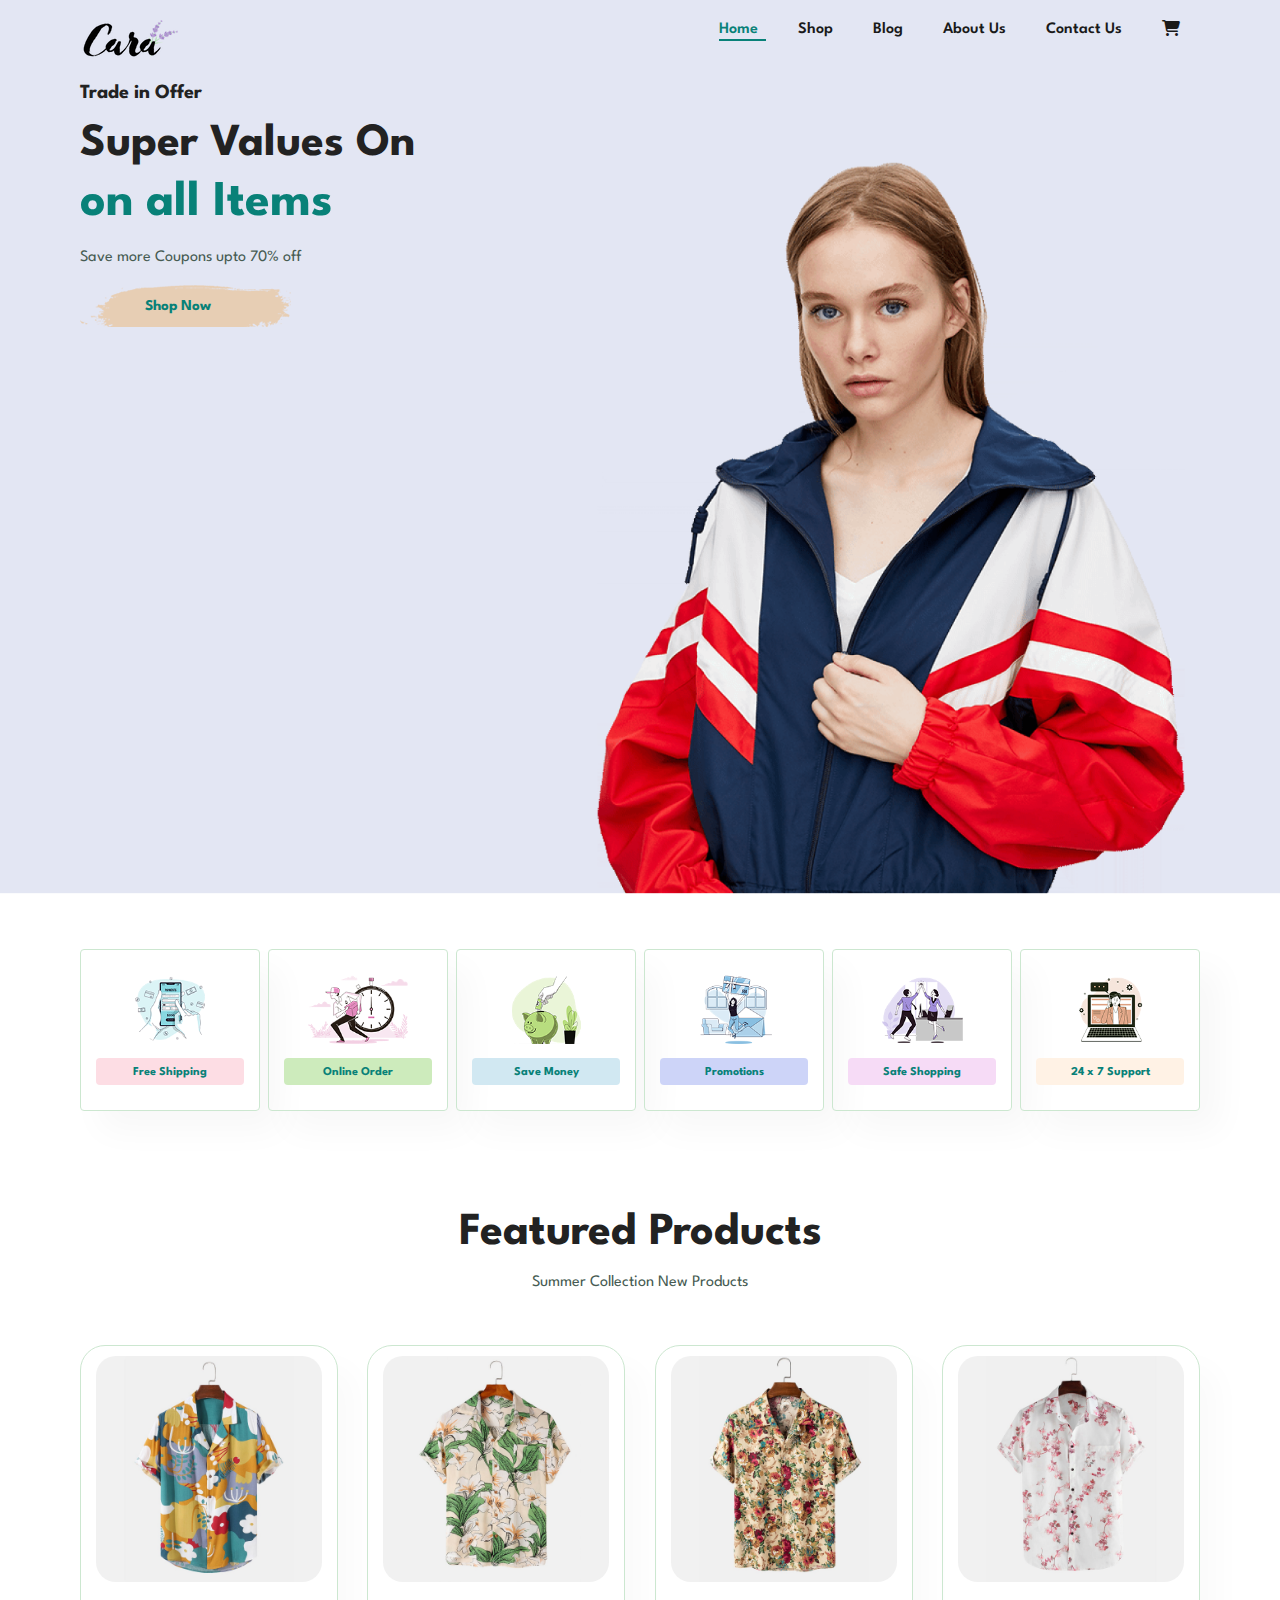
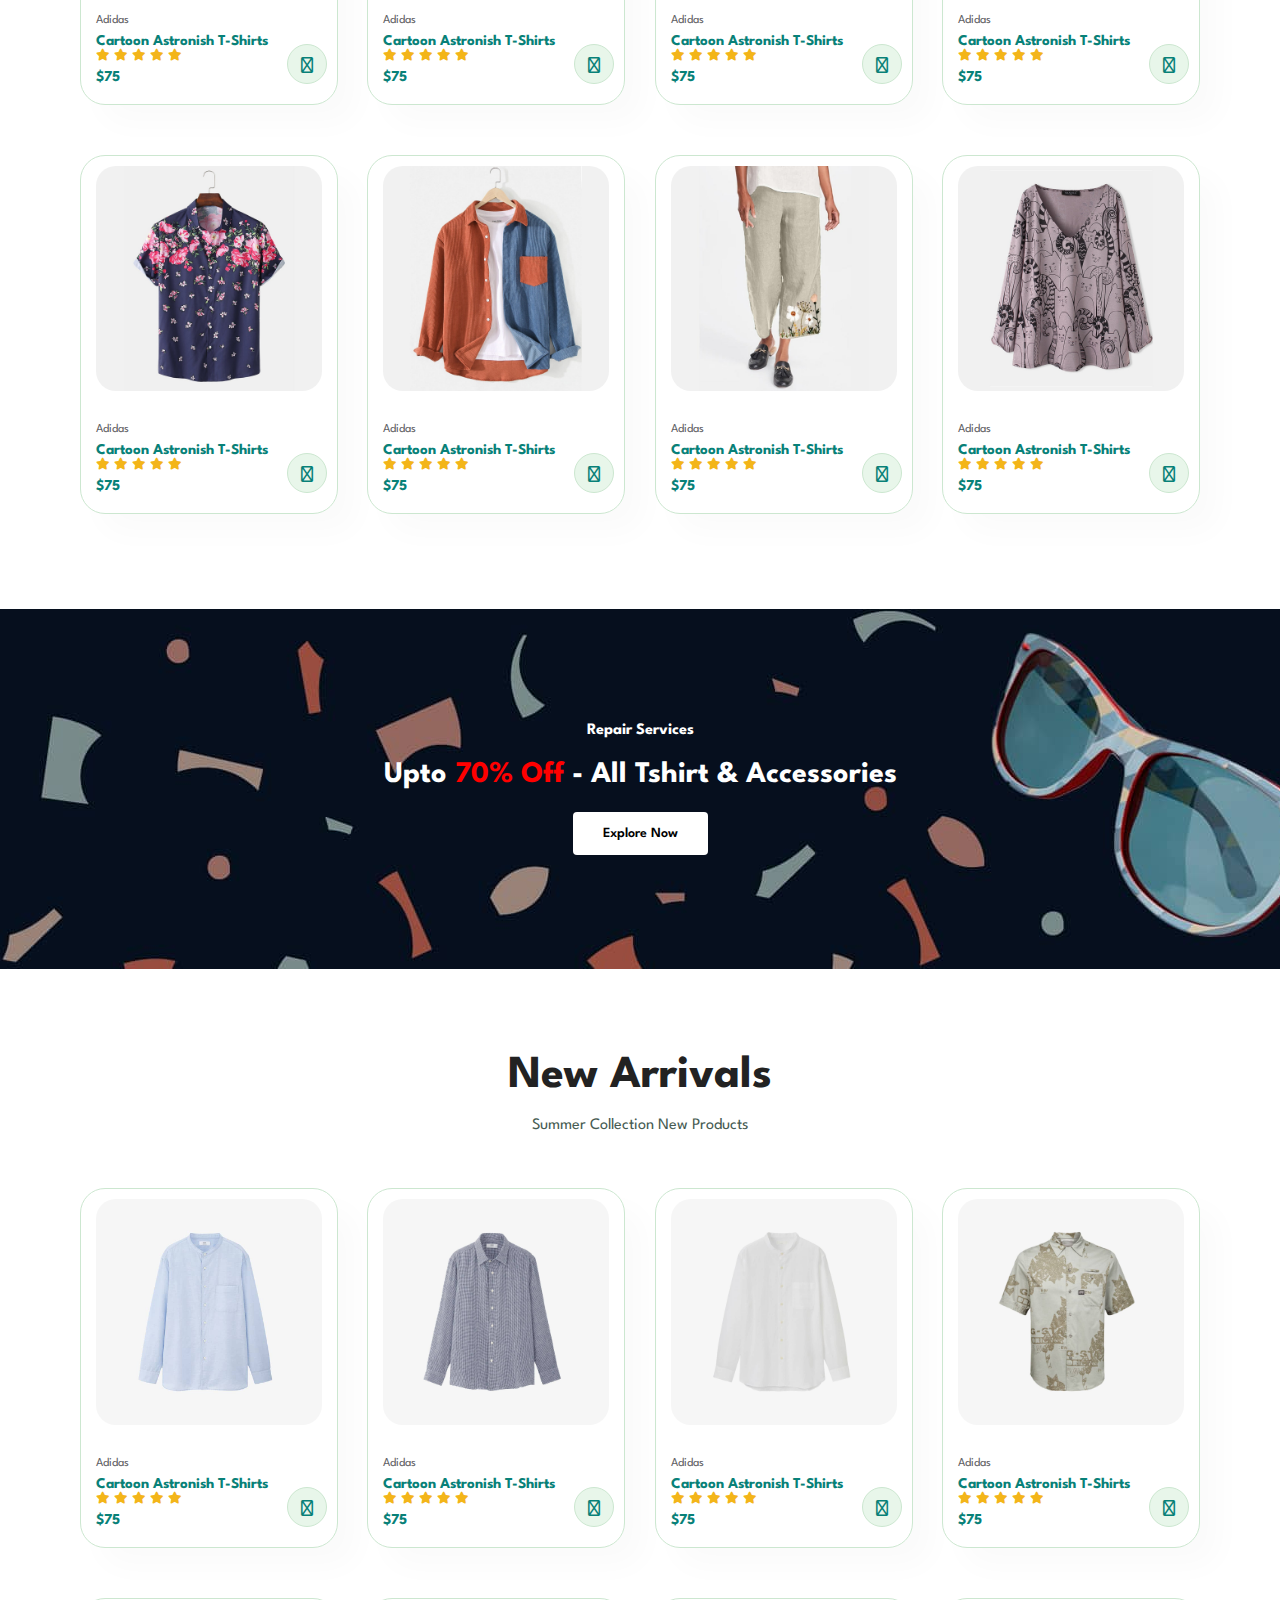
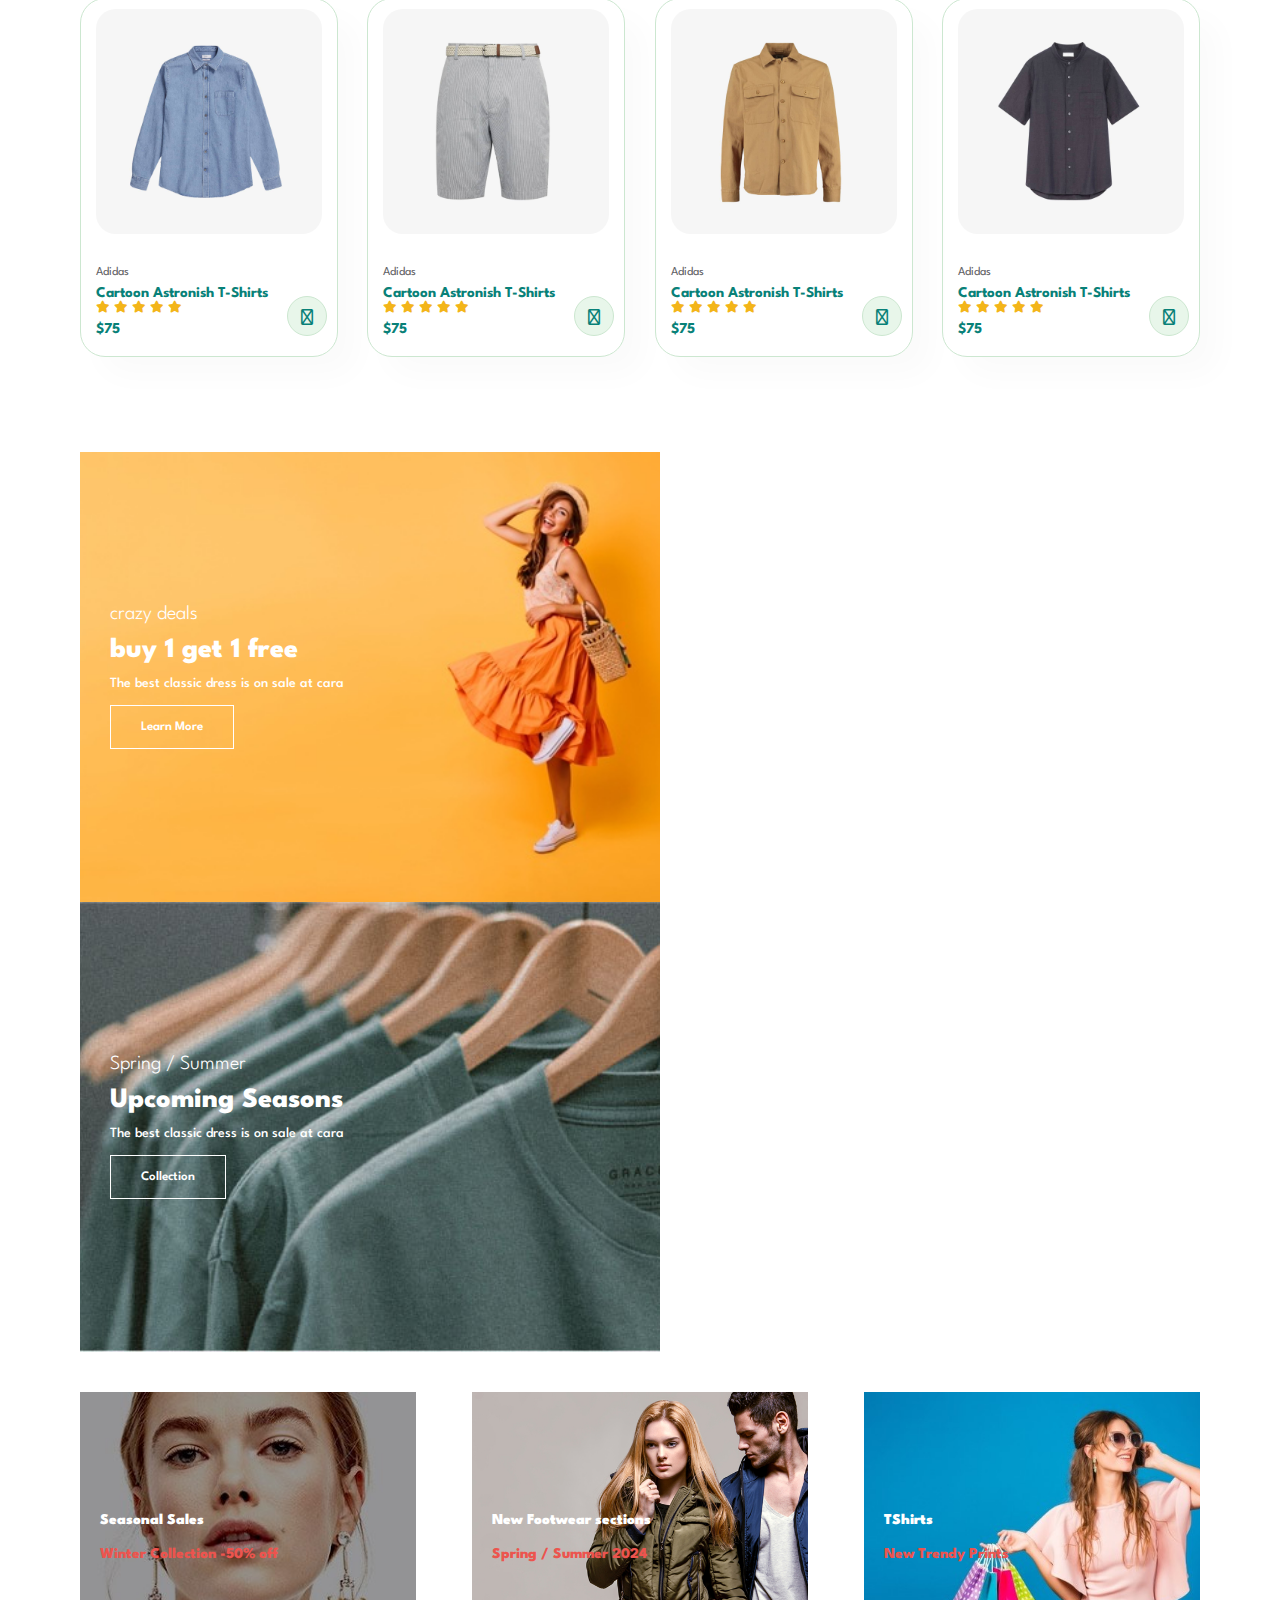
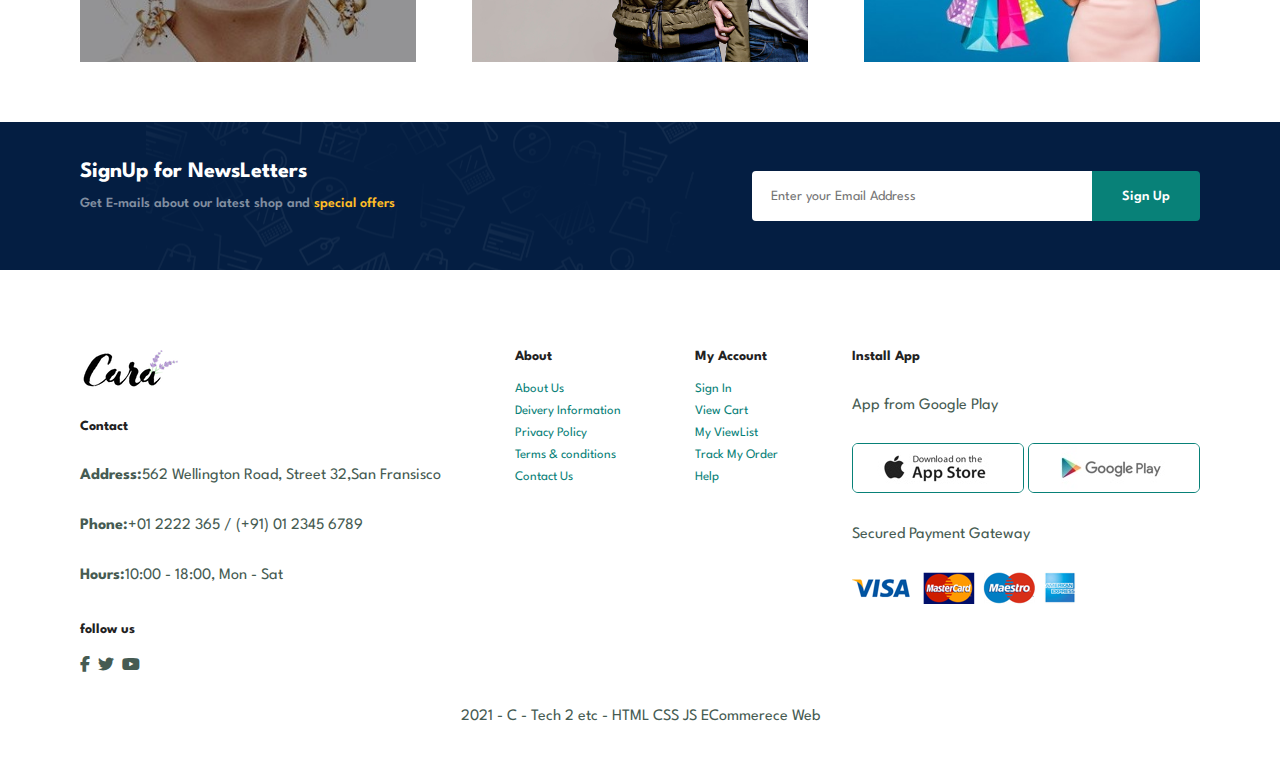
<file: index.html>
<!DOCTYPE html>
<html lang="en">
<head>
    <meta charset="UTF-8">
    <meta name="viewport" content="width=device-width, initial-scale=1.0">
    <title>Document</title>
    <link rel="stylesheet" href="https://cdnjs.cloudflare.com/ajax/libs/font-awesome/6.5.2/css/all.min.css">
    <link rel="stylesheet" href="style.css">
</head>
<body>
    
    
    <section id="header">
        <a href="#"><img alt="" src="img/logo.png" class="logo"></a>
        <div>
            <ul id="navbar">
                <li><a class="active" href="index.html" >Home</a></li>
                <li><a href="shop.html">Shop </a></li>
                <li><a href="blog.html">Blog</a></li>
                <li><a href="about.html">About Us</a></li>
                <li><a href="contactus.html">Contact Us</a></li>
                <li id="lg-bag"><a href="cart.html"><i class="fa-solid fa-cart-shopping"></i></a></li>
                <a href="#" id="close"><i class="fas fa-times"></i></a>
                
            </ul>
        </div>
        <div id="mobile">
            <a href="cart.html"><i class="fa-solid fa-cart-shopping"></i></a>
            <i id="bar" class="fas fa-outdent"></i>
            

        </div>

    </section>

    <section id="hero">
        <h4>Trade in Offer</h4>
        <h2>Super Values On</h2>
        <h1>on all Items</h1>
        <p>Save more Coupons upto 70% off</p>
        <button>Shop Now</button>
    </section>

    <section id="feature" class="section-p1">
        <div class="fe-box">
            <img src="img/features/f1.png" alt="">
            <h6>Free Shipping</h6>

        </div>
        <div class="fe-box">
            <img src="img/features/f2.png" alt="">
            <h6>Online Order</h6>

        </div>
        <div class="fe-box">
            <img src="img/features/f3.png" alt="">
            <h6>Save Money</h6>

        </div>
        <div class="fe-box">
            <img src="img/features/f4.png" alt="">
            <h6>Promotions</h6>

        </div>
        <div class="fe-box">
            <img src="img/features/f5.png" alt="">
            <h6>Safe Shopping</h6>

        </div>
        <div class="fe-box">
            <img src="img/features/f6.png" alt="">
            <h6>24 x 7 Support</h6>

        </div>


        
    </section>

  <section id="product1" class="section-p1">
    <h2>Featured Products</h2>
    <p> Summer Collection New Products</p>
    <div class="pro-container">
        <div class="pro">
            <img src="img/products/f1.jpg" alt="">
            <div class="des">
                <span>Adidas</span>
                <h5> Cartoon Astronish T-Shirts</h5>
                <div class="star">
                    <i class="fas fa-star"></i>
                    <i class="fas fa-star"></i>
                    <i class="fas fa-star"></i>
                    <i class="fas fa-star"></i>
                    <i class="fas fa-star"></i>

                </div>
             <h5>$75</h5>
             
            </div>
          <a href="#"><i class="fa-solid fa-cart-shopping cart"></i></a>
        </div>
 
    

    
        <div class="pro">
            <img src="img/products/f2.jpg" alt="">
            <div class="des">
                <span>Adidas</span>
                <h5> Cartoon Astronish T-Shirts</h5>
                <div class="star">
                    <i class="fas fa-star"></i>
                    <i class="fas fa-star"></i>
                    <i class="fas fa-star"></i>
                    <i class="fas fa-star"></i>
                    <i class="fas fa-star"></i>

                </div>
             <h5>$75</h5>
             
            </div>
          <a href="#"><i class="fa-solid fa-cart-shopping cart"></i></a>
        </div>

    

    
        <div class="pro">
            <img src="img/products/f3.jpg" alt="">
            <div class="des">
                <span>Adidas</span>
                <h5> Cartoon Astronish T-Shirts</h5>
                <div class="star">
                    <i class="fas fa-star"></i>
                    <i class="fas fa-star"></i>
                    <i class="fas fa-star"></i>
                    <i class="fas fa-star"></i>
                    <i class="fas fa-star"></i>

                </div>
             <h5>$75</h5>
             
            </div>
          <a href="#"><i class="fa-solid fa-cart-shopping cart"></i></a>
        </div>



    
        <div class="pro">
            <img src="img/products/f4.jpg" alt="">
            <div class="des">
                <span>Adidas</span>
                <h5> Cartoon Astronish T-Shirts</h5>
                <div class="star">
                    <i class="fas fa-star"></i>
                    <i class="fas fa-star"></i>
                    <i class="fas fa-star"></i>
                    <i class="fas fa-star"></i>
                    <i class="fas fa-star"></i>

                </div>
             <h5>$75</h5>
             
            </div>
          <a href="#"><i class="fa-solid fa-cart-shopping cart"></i></a>
        </div>

    
        <div class="pro">
            <img src="img/products/f5.jpg" alt="">
            <div class="des">
                <span>Adidas</span>
                <h5> Cartoon Astronish T-Shirts</h5>
                <div class="star">
                    <i class="fas fa-star"></i>
                    <i class="fas fa-star"></i>
                    <i class="fas fa-star"></i>
                    <i class="fas fa-star"></i>
                    <i class="fas fa-star"></i>

                </div>
             <h5>$75</h5>
             
            </div>
          <a href="#"><i class="fa-solid fa-cart-shopping cart"></i></a>
        </div>

        <div class="pro">
            <img src="img/products/f6.jpg" alt="">
            <div class="des">
                <span>Adidas</span>
                <h5> Cartoon Astronish T-Shirts</h5>
                <div class="star">
                    <i class="fas fa-star"></i>
                    <i class="fas fa-star"></i>
                    <i class="fas fa-star"></i>
                    <i class="fas fa-star"></i>
                    <i class="fas fa-star"></i>

                </div>
             <h5>$75</h5>
             
            </div>
          <a href="#"><i class="fa-solid fa-cart-shopping cart"></i></a>
        </div>

        <div class="pro">
            <img src="img/products/f7.jpg" alt="">
            <div class="des">
                <span>Adidas</span>
                <h5> Cartoon Astronish T-Shirts</h5>
                <div class="star">
                    <i class="fas fa-star"></i>
                    <i class="fas fa-star"></i>
                    <i class="fas fa-star"></i>
                    <i class="fas fa-star"></i>
                    <i class="fas fa-star"></i>

                </div>
             <h5>$75</h5>
             
            </div>
          <a href="#"><i class="fa-solid fa-cart-shopping cart"></i></a>
        </div>

    
        <div class="pro">
            <img src="img/products/f8.jpg" alt="">
            <div class="des">
                <span>Adidas</span>
                <h5> Cartoon Astronish T-Shirts</h5>
                <div class="star">
                    <i class="fas fa-star"></i>
                    <i class="fas fa-star"></i>
                    <i class="fas fa-star"></i>
                    <i class="fas fa-star"></i>
                    <i class="fas fa-star"></i>

                </div>
             <h5>$75</h5>
             
            </div>
          <a href="#"><i class="fa-solid fa-cart-shopping cart"></i></a>
        </div>

    </div>

  </section>

  <section id="banner" class="section-m1">
     <h4>Repair Services</h4>
     <h2>Upto <span>70% Off </span>- All Tshirt & Accessories</h2>
     <button class="normal">Explore Now</button>



  </section> 

  <section id="product1" class="section-p1">
    <h2>New Arrivals</h2>
    <p> Summer Collection New Products</p>
    <div class="pro-container">
        <div class="pro">
            <img src="img/products/n1.jpg" alt="">
            <div class="des">
                <span>Adidas</span>
                <h5> Cartoon Astronish T-Shirts</h5>
                <div class="star">
                    <i class="fas fa-star"></i>
                    <i class="fas fa-star"></i>
                    <i class="fas fa-star"></i>
                    <i class="fas fa-star"></i>
                    <i class="fas fa-star"></i>

                </div>
             <h5>$75</h5>
             
            </div>
          <a href="#"><i class="fa-solid fa-cart-shopping cart"></i></a>
        </div>
 
    

    
        <div class="pro">
            <img src="img/products/n2.jpg" alt="">
            <div class="des">
                <span>Adidas</span>
                <h5> Cartoon Astronish T-Shirts</h5>
                <div class="star">
                    <i class="fas fa-star"></i>
                    <i class="fas fa-star"></i>
                    <i class="fas fa-star"></i>
                    <i class="fas fa-star"></i>
                    <i class="fas fa-star"></i>

                </div>
             <h5>$75</h5>
             
            </div>
          <a href="#"><i class="fa-solid fa-cart-shopping cart"></i></a>
        </div>

    

    
        <div class="pro">
            <img src="img/products/n3.jpg" alt="">
            <div class="des">
                <span>Adidas</span>
                <h5> Cartoon Astronish T-Shirts</h5>
                <div class="star">
                    <i class="fas fa-star"></i>
                    <i class="fas fa-star"></i>
                    <i class="fas fa-star"></i>
                    <i class="fas fa-star"></i>
                    <i class="fas fa-star"></i>

                </div>
             <h5>$75</h5>
             
            </div>
          <a href="#"><i class="fa-solid fa-cart-shopping cart"></i></a>
        </div>



    
        <div class="pro">
            <img src="img/products/n4.jpg" alt="">
            <div class="des">
                <span>Adidas</span>
                <h5> Cartoon Astronish T-Shirts</h5>
                <div class="star">
                    <i class="fas fa-star"></i>
                    <i class="fas fa-star"></i>
                    <i class="fas fa-star"></i>
                    <i class="fas fa-star"></i>
                    <i class="fas fa-star"></i>

                </div>
             <h5>$75</h5>
             
            </div>
          <a href="#"><i class="fa-solid fa-cart-shopping cart"></i></a>
        </div>

    
        <div class="pro">
            <img src="img/products/n5.jpg" alt="">
            <div class="des">
                <span>Adidas</span>
                <h5> Cartoon Astronish T-Shirts</h5>
                <div class="star">
                    <i class="fas fa-star"></i>
                    <i class="fas fa-star"></i>
                    <i class="fas fa-star"></i>
                    <i class="fas fa-star"></i>
                    <i class="fas fa-star"></i>

                </div>
             <h5>$75</h5>
             
            </div>
          <a href="#"><i class="fa-solid fa-cart-shopping cart"></i></a>
        </div>

        <div class="pro">
            <img src="img/products/n6.jpg" alt="">
            <div class="des">
                <span>Adidas</span>
                <h5> Cartoon Astronish T-Shirts</h5>
                <div class="star">
                    <i class="fas fa-star"></i>
                    <i class="fas fa-star"></i>
                    <i class="fas fa-star"></i>
                    <i class="fas fa-star"></i>
                    <i class="fas fa-star"></i>

                </div>
             <h5>$75</h5>
             
            </div>
          <a href="#"><i class="fa-solid fa-cart-shopping cart"></i></a>
        </div>

        <div class="pro">
            <img src="img/products/n7.jpg" alt="">
            <div class="des">
                <span>Adidas</span>
                <h5> Cartoon Astronish T-Shirts</h5>
                <div class="star">
                    <i class="fas fa-star"></i>
                    <i class="fas fa-star"></i>
                    <i class="fas fa-star"></i>
                    <i class="fas fa-star"></i>
                    <i class="fas fa-star"></i>

                </div>
             <h5>$75</h5>
             
            </div>
          <a href="#"><i class="fa-solid fa-cart-shopping cart"></i></a>
        </div>

    
        <div class="pro">
            <img src="img/products/n8.jpg" alt="">
            <div class="des">
                <span>Adidas</span>
                <h5> Cartoon Astronish T-Shirts</h5>
                <div class="star">
                    <i class="fas fa-star"></i>
                    <i class="fas fa-star"></i>
                    <i class="fas fa-star"></i>
                    <i class="fas fa-star"></i>
                    <i class="fas fa-star"></i>

                </div>
             <h5>$75</h5>
             
            </div>
          <a href="#"><i class="fa-solid fa-cart-shopping cart"></i></a>
        </div>

    </div>

  </section>

  <section id="sm-banner" class="section-p1">

    <div class="banner-box">
        <h4>crazy deals</h4>
        <h2>buy 1 get 1 free</h2>
        <span>The best classic dress is on sale at cara</span>
        <button class="white">Learn More</button>
    </div>

    <div class="banner-box banner-box2">
        <h4>Spring / Summer</h4>
        <h2>Upcoming Seasons </h2>
        <span>The best classic dress is on sale at cara</span>
        <button class="white"> Collection </button>
    </div>

  </section>

  <section id="banner3">
    <div class="banner-box">
        <h2>Seasonal Sales </h2>
        <h3>Winter Collection -50% off</h3>
    </div>
    <div class="banner-box banner-box2">
        <h2>New Footwear sections  </h2>
        <h3>Spring / Summer 2024</h3>
    </div>
    <div class="banner-box banner-box3">
        <h2>TShirts </h2>
        <h3>New Trendy Prints</h3>
    </div>       
  </section>

  <section id="newsletter" class="section-p1 section-m1">
    <div class="newstext">
        <h4>SignUp for NewsLetters</h4>
        <p>Get E-mails about our latest shop and <span>special offers</span></p>

    </div>

    <div class="form">
        <input type="text" placeholder="Enter your Email Address ">
        <button class="normal">Sign Up</button>

    </div>

  </section>

  <footer class="section-p1">

    <div class="col">
        <img class="logo" src="img/logo.png">
        <h4>Contact</h4>
        <p><strong>Address:</strong>562 Wellington Road, Street 32,San Fransisco </p>
        <p><strong>Phone:</strong>+01 2222 365 / (+91) 01 2345 6789  </p>
        <p><strong>Hours:</strong>10:00 - 18:00, Mon - Sat </p>

        <div class="follow">
            <h4>follow us</h4>
            <div class="icon">
             <i class="fab fa-facebook-f"></i>
             <i class="fab fa-twitter"></i>
             <i class="fab fa-youtube"></i>
             <i class="fab fa-pintrest-p"></i>
            </div>

        </div>
        </div>

        <div class="col">
            <h4>About </h4>
            <a href="#">About Us</a>
            <a href="#">Deivery Information</a>
            <a href="#">Privacy Policy</a>
            <a href="#">Terms & conditions</a>
            <a href="#">Contact Us</a>
            

        </div>

        <div class="col">
            <h4>My Account </h4>
            <a href="#">Sign In</a>
            <a href="#">View Cart</a>
            <a href="#">My ViewList</a>
            <a href="#">Track My Order</a>
            <a href="#">Help</a>
            

        </div>

        <div class="col install">
            <h4>Install App </h4>
            <p>App from Google Play</p>
            <div class="row">
                <img src="img/pay/app.jpg">
                <img src="img/pay/play.jpg">
            </div>
            <p>Secured Payment Gateway</p>
            <img src="img/pay/pay.png">
        </div>
        <div class="copyright">

            <p>2021 - C - Tech 2 etc - HTML CSS JS ECommerece Web</p>

        </div>
    


  </footer>












    <script src="script.js"></script>
</body>
</html>
</file>
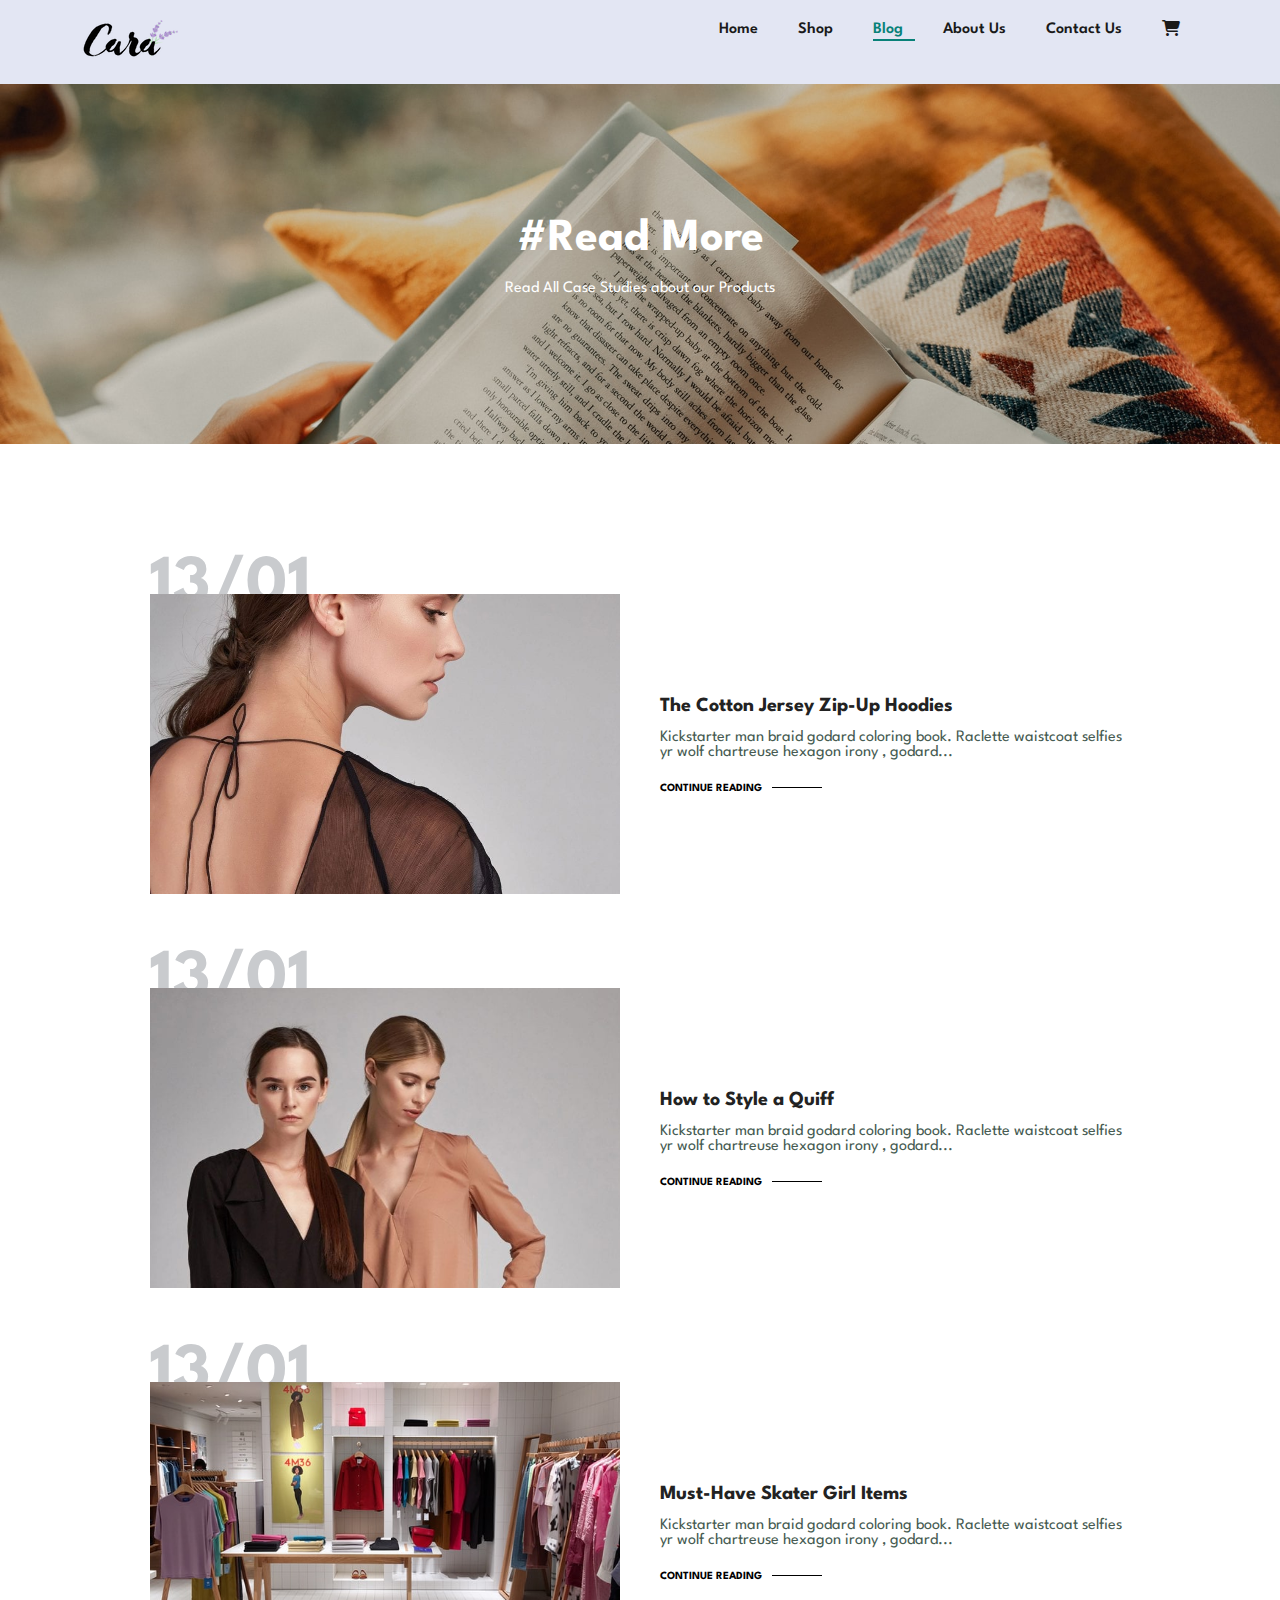
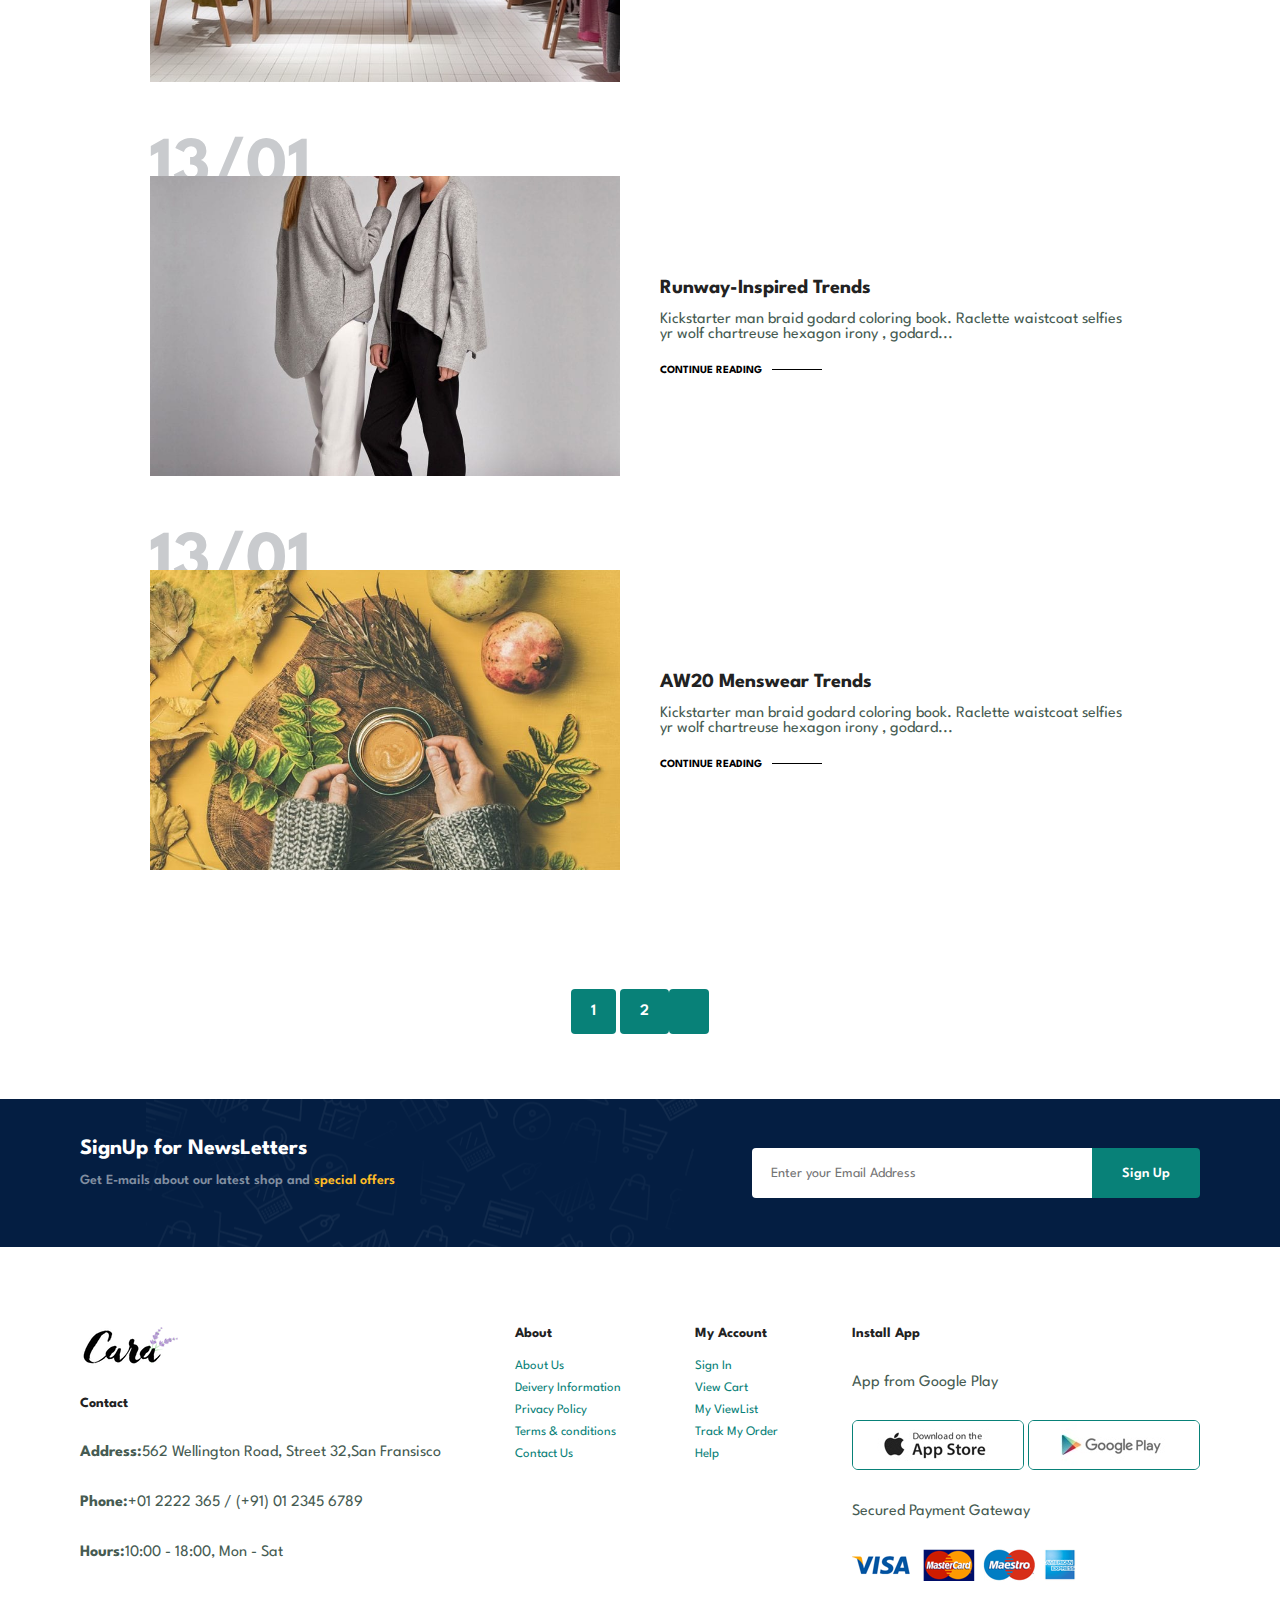
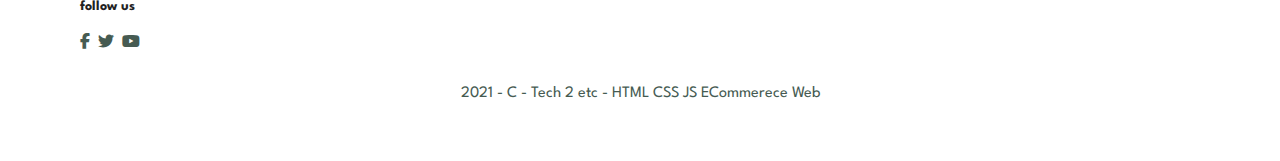
<file: blog.html>
<!DOCTYPE html>
<html lang="en">
<head>
    <meta charset="UTF-8">
    <meta name="viewport" content="width=device-width, initial-scale=1.0">
    <title>Document</title>
    <link rel="stylesheet" href="https://cdnjs.cloudflare.com/ajax/libs/font-awesome/6.5.2/css/all.min.css">
    <link rel="stylesheet" href="style.css">
</head>
<body>
    
    
    <section id="header">
        <a href="#"><img alt="" src="img/logo.png" class="logo"></a>
        <div>
            <ul id="navbar">
                <li><a href="index.html" >Home</a></li>
                <li><a href="shop.html">Shop </a></li>
                <li><a class="active" href="blog.html">Blog</a></li>
                <li><a href="about.html">About Us</a></li>
                <li><a href="contactus.html">Contact Us</a></li>
                <li id="lg-bag"><a href="cart.html"><i class="fa-solid fa-cart-shopping"></i></a></li>
                <a href="#" id="close"><i class="fas fa-times"></i></a>
                
            </ul>
        </div>
        <div id="mobile">
            <a href="cart.html"><i class="fa-solid fa-cart-shopping"></i></a>
            <i id="bar" class="fas fa-outdent"></i>
            

        </div>

    </section>

    <section id="page-header" class="blog-header">
        
        <h2>#Read More</h2>
        
        <p>Read All Case Studies about our Products </p>
        
    </section>

    <section id="blog">
        <div class="blog-box">
            <div class="blog-img">
                <img src="img/blog/b1.jpg">
            </div>
            <div class="blog-details">
                <h4>The Cotton Jersey Zip-Up Hoodies</h4>
                <p>Kickstarter man braid godard coloring book. Raclette waistcoat selfies yr wolf chartreuse hexagon irony , godard...</p>
                <a href="#">CONTINUE READING</a>
            </div>
            <h1>13/01</h1>
        </div>
        <div class="blog-box">
            <div class="blog-img">
                <img src="img/blog/b2.jpg">
            </div>
            <div class="blog-details">
                <h4>How to Style a Quiff</h4>
                <p>Kickstarter man braid godard coloring book. Raclette waistcoat selfies yr wolf chartreuse hexagon irony , godard...</p>
                <a href="#">CONTINUE READING</a>
            </div>
            <h1>13/01</h1>
        </div><div class="blog-box">
            <div class="blog-img">
                <img src="img/blog/b3.jpg">
            </div>
            <div class="blog-details">
                <h4>Must-Have Skater Girl Items</h4>
                <p>Kickstarter man braid godard coloring book. Raclette waistcoat selfies yr wolf chartreuse hexagon irony , godard...</p>
                <a href="#">CONTINUE READING</a>
            </div>
            <h1>13/01</h1>
        </div><div class="blog-box">
            <div class="blog-img">
                <img src="img/blog/b4.jpg">
            </div>
            <div class="blog-details">
                <h4>Runway-Inspired Trends</h4>
                <p>Kickstarter man braid godard coloring book. Raclette waistcoat selfies yr wolf chartreuse hexagon irony , godard...</p>
                <a href="#">CONTINUE READING</a>
            </div>
            <h1>13/01</h1>
        </div><div class="blog-box">
            <div class="blog-img">
                <img src="img/blog/b6.jpg">
            </div>
            <div class="blog-details">
                <h4>AW20 Menswear Trends</h4>
                <p>Kickstarter man braid godard coloring book. Raclette waistcoat selfies yr wolf chartreuse hexagon irony , godard...</p>
                <a href="#">CONTINUE READING</a>
            </div>
            <h1>13/01</h1>
        </div>
    </section>

    


  
<section id="pagination" class="section-p1">
    <a href="#">1</a>
    <a href="#">2</a>
    <a href="#"><i class="fal fa-long-arrow-alt-right"></i></a>
    

</section>
  

  <section id="newsletter" class="section-p1 section-m1">
    <div class="newstext">
        <h4>SignUp for NewsLetters</h4>
        <p>Get E-mails about our latest shop and <span>special offers</span></p>

    </div>

    <div class="form">
        <input type="text" placeholder="Enter your Email Address ">
        <button class="normal">Sign Up</button>

    </div>

  </section>

  <footer class="section-p1">

    <div class="col">
        <img class="logo" src="img/logo.png">
        <h4>Contact</h4>
        <p><strong>Address:</strong>562 Wellington Road, Street 32,San Fransisco </p>
        <p><strong>Phone:</strong>+01 2222 365 / (+91) 01 2345 6789  </p>
        <p><strong>Hours:</strong>10:00 - 18:00, Mon - Sat </p>

        <div class="follow">
            <h4>follow us</h4>
            <div class="icon">
             <i class="fab fa-facebook-f"></i>
             <i class="fab fa-twitter"></i>
             <i class="fab fa-youtube"></i>
             <i class="fab fa-pintrest-p"></i>
            </div>

        </div>
        </div>

        <div class="col">
            <h4>About </h4>
            <a href="#">About Us</a>
            <a href="#">Deivery Information</a>
            <a href="#">Privacy Policy</a>
            <a href="#">Terms & conditions</a>
            <a href="#">Contact Us</a>
            

        </div>

        <div class="col">
            <h4>My Account </h4>
            <a href="#">Sign In</a>
            <a href="#">View Cart</a>
            <a href="#">My ViewList</a>
            <a href="#">Track My Order</a>
            <a href="#">Help</a>
            

        </div>

        <div class="col install">
            <h4>Install App </h4>
            <p>App from Google Play</p>
            <div class="row">
                <img src="img/pay/app.jpg">
                <img src="img/pay/play.jpg">
            </div>
            <p>Secured Payment Gateway</p>
            <img src="img/pay/pay.png">
        </div>
        <div class="copyright">

            <p>2021 - C - Tech 2 etc - HTML CSS JS ECommerece Web</p>

        </div>
    


  </footer>












    <script src="script.js"></script>
</body>
</html>
</file>
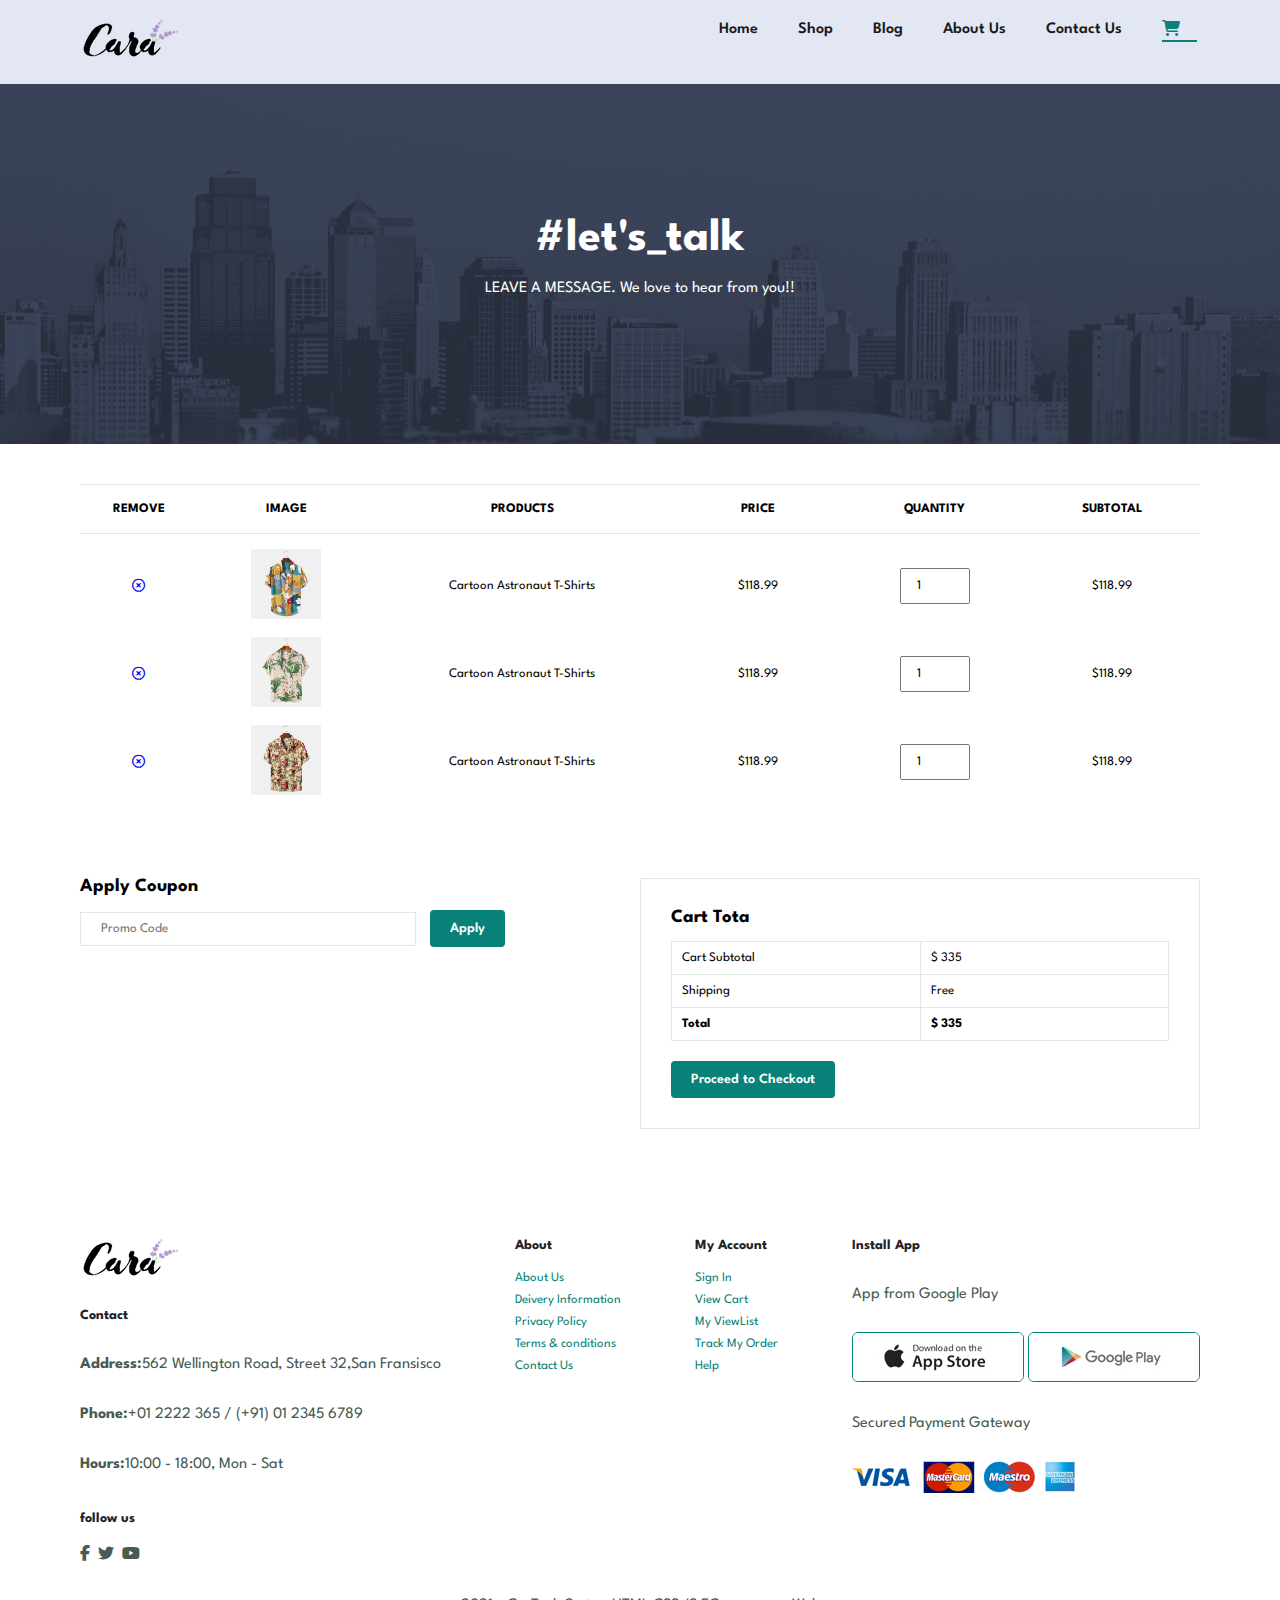
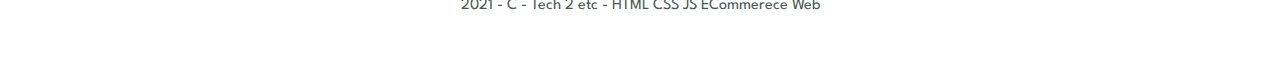
<file: cart.html>
<!DOCTYPE html>
<html lang="en">
<head>
    <meta charset="UTF-8">
    <meta name="viewport" content="width=device-width, initial-scale=1.0">
    <title>Document</title>
    <link rel="stylesheet" href="https://cdnjs.cloudflare.com/ajax/libs/font-awesome/6.5.2/css/all.min.css">
    <link rel="stylesheet" href="style.css">
</head>
<body>
    
    
    <section id="header">
        <a href="#"><img alt="" src="img/logo.png" class="logo"></a>
        <div>
            <ul id="navbar">
                <li><a href="index.html" >Home</a></li>
                <li><a href="shop.html">Shop </a></li>
                <li><a  href="blog.html">Blog</a></li>
                <li><a href="about.html">About Us</a></li>
                <li><a href="contactus.html">Contact Us</a></li>
                <li id="lg-bag"><a class="active" href="cart.html"><i class="fa-solid fa-cart-shopping"></i></a></li>
                <a href="#" id="close"><i class="fas fa-times"></i></a>
                
            </ul>
        </div>
        <div id="mobile">
            <a href="cart.html"><i class="fa-solid fa-cart-shopping"></i></a>
            <i id="bar" class="fas fa-outdent"></i>
            

        </div>

    </section>

    <section id="page-header" class="about-header">
        
        <h2>#let's_talk</h2>
        
        <p>LEAVE A MESSAGE. We love to hear from you!! </p>
        
    </section>

    <section id="cart" class="section-p1">
        <table width="100%">
            <thead>
                <tr>
                    <td>Remove</td>
                    <td>Image</td>
                    <td>Products</td>
                    <td>Price</td>
                    <td>Quantity</td>
                    <td>Subtotal</td>
                </tr>
            </thead>
            <tbody>
                <tr>
                    <td><a href="#"><i class="far fa-times-circle"></i></a></td>
                    <td><img src="img/products/f1.jpg" alt=""></td>
                    <td>Cartoon Astronaut T-Shirts</td>
                    <td>$118.99</td>
                    <td><input type="number" value="1"></td>
                    <td>$118.99</td>
                </tr>
                <tr>
                    <td><a href="#"><i class="far fa-times-circle"></i></a></td>
                    <td><img src="img/products/f2.jpg" alt=""></td>
                    <td>Cartoon Astronaut T-Shirts</td>
                    <td>$118.99</td>
                    <td><input type="number" value="1"></td>
                    <td>$118.99</td>
                </tr>
                <tr>
                    <td><a href="#"><i class="far fa-times-circle"></i></a></td>
                    <td><img src="img/products/f3.jpg" alt=""></td>
                    <td>Cartoon Astronaut T-Shirts</td>
                    <td>$118.99</td>
                    <td><input type="number" value="1"></td>
                    <td>$118.99</td>
                </tr>
            </tbody>

        </table>

    </section>

    <section id="cart-add" class="section-p1">
        <div id="coupon">
            <h3>Apply Coupon</h3>
            <div>
                <input type="text" placeholder="Promo Code">
                <button class="normal">Apply</button>
            </div>
        </div>
        <div id="subtotal">
            <h3>Cart Tota</h3>
            <table>
                <tr>
                    <td>Cart Subtotal</td>
                    <td>$ 335</td>
                </tr>
                <tr>
                    <td>Shipping</td>
                    <td>Free</td>
                </tr>
                <tr>
                  <td><strong>Total</strong></td>
                  <td><strong>$ 335</strong></td>
                </tr>

            </table>
            <button class="normal">Proceed to Checkout</button>

        </div>
    </section>

    


    <footer class="section-p1">

        <div class="col">
            <img class="logo" src="img/logo.png">
            <h4>Contact</h4>
            <p><strong>Address:</strong>562 Wellington Road, Street 32,San Fransisco </p>
            <p><strong>Phone:</strong>+01 2222 365 / (+91) 01 2345 6789  </p>
            <p><strong>Hours:</strong>10:00 - 18:00, Mon - Sat </p>
    
            <div class="follow">
                <h4>follow us</h4>
                <div class="icon">
                 <i class="fab fa-facebook-f"></i>
                 <i class="fab fa-twitter"></i>
                 <i class="fab fa-youtube"></i>
                 <i class="fab fa-pintrest-p"></i>
                </div>
    
            </div>
            </div>
    
            <div class="col">
                <h4>About </h4>
                <a href="#">About Us</a>
                <a href="#">Deivery Information</a>
                <a href="#">Privacy Policy</a>
                <a href="#">Terms & conditions</a>
                <a href="#">Contact Us</a>
                
    
            </div>
    
            <div class="col">
                <h4>My Account </h4>
                <a href="#">Sign In</a>
                <a href="#">View Cart</a>
                <a href="#">My ViewList</a>
                <a href="#">Track My Order</a>
                <a href="#">Help</a>
                
    
            </div>
    
            <div class="col install">
                <h4>Install App </h4>
                <p>App from Google Play</p>
                <div class="row">
                    <img src="img/pay/app.jpg">
                    <img src="img/pay/play.jpg">
                </div>
                <p>Secured Payment Gateway</p>
                <img src="img/pay/pay.png">
            </div>
            <div class="copyright">
    
                <p>2021 - C - Tech 2 etc - HTML CSS JS ECommerece Web</p>
    
            </div>
        
    
    
      </footer>












    <script src="script.js"></script>
</body>
</html>
</file>
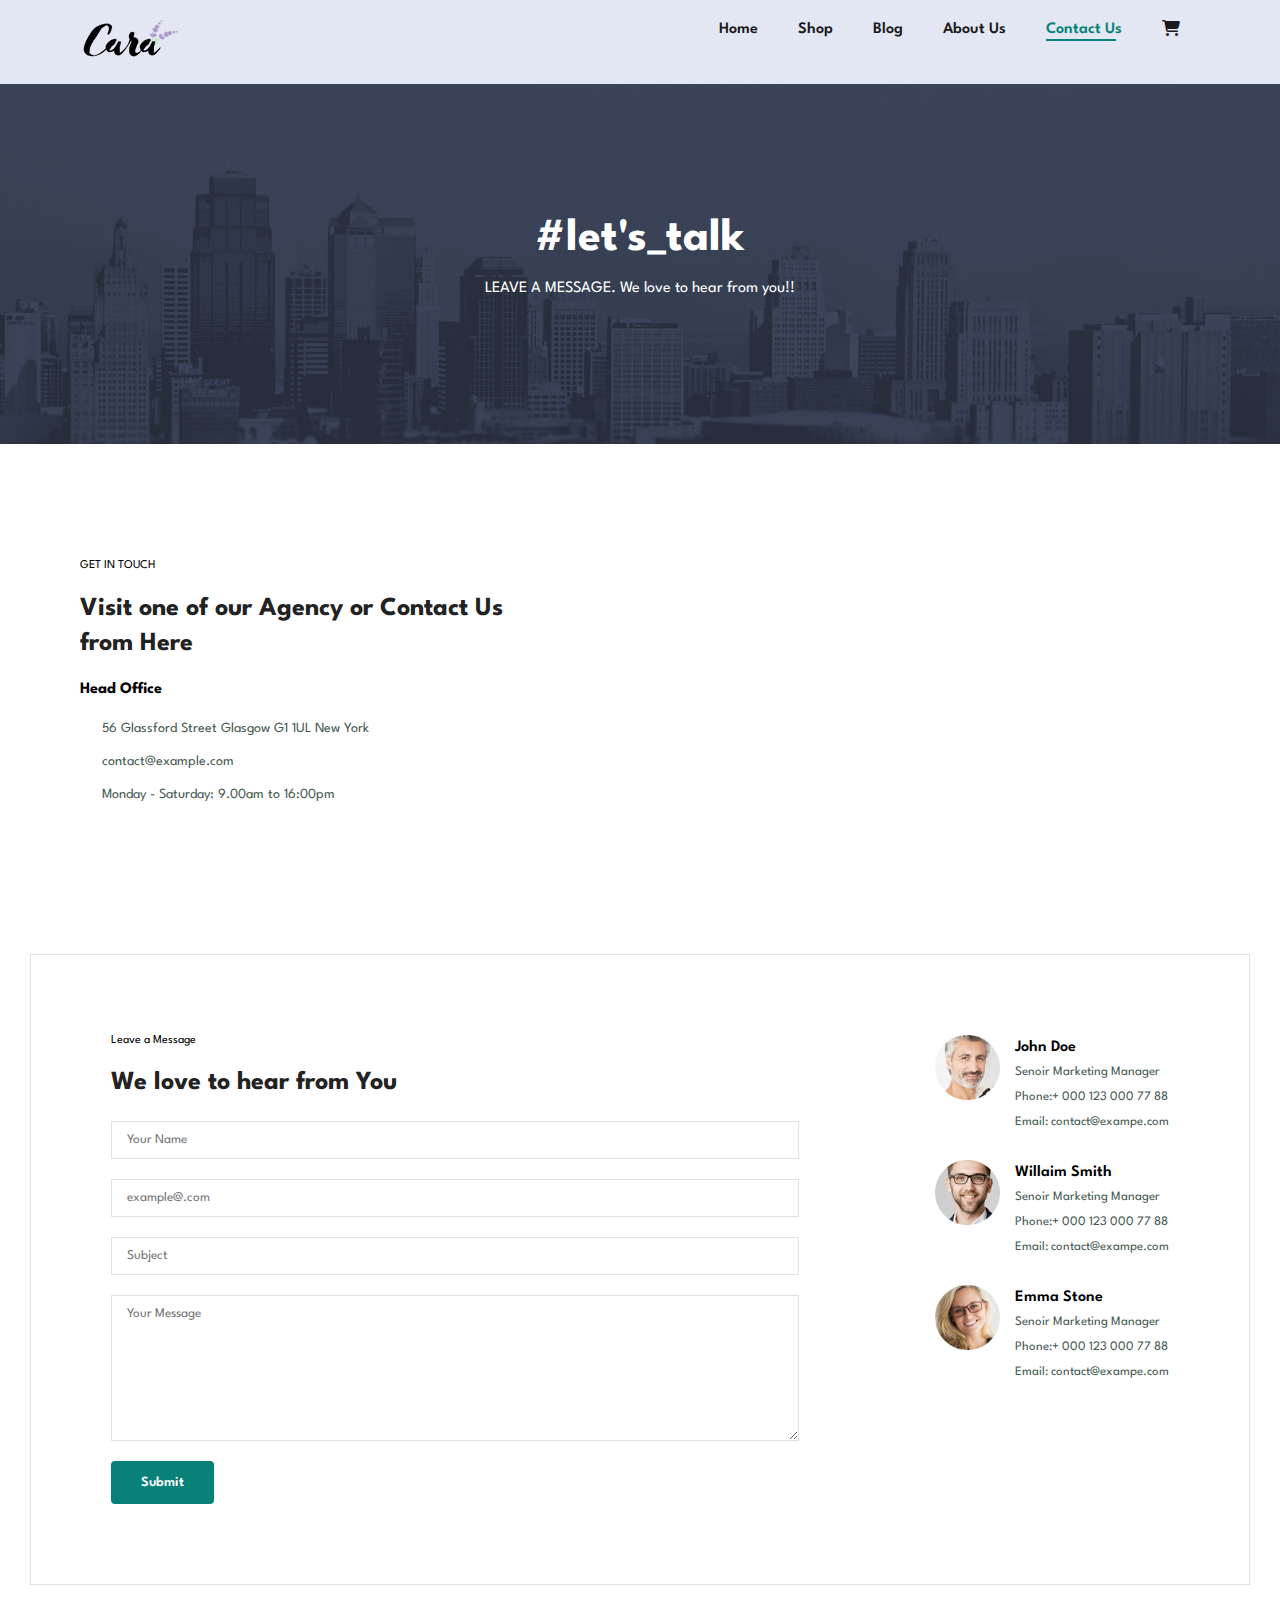
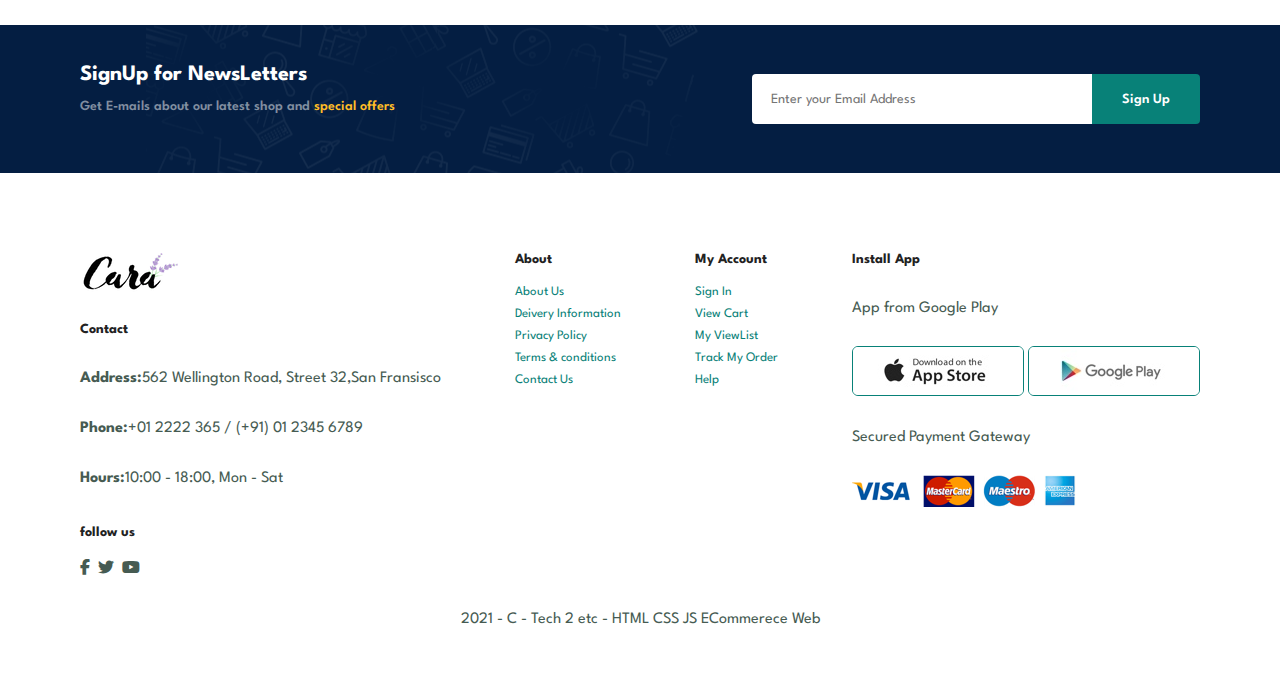
<file: contactus.html>
<!DOCTYPE html>
<html lang="en">
<head>
    <meta charset="UTF-8">
    <meta name="viewport" content="width=device-width, initial-scale=1.0">
    <title>Document</title>
    <link rel="stylesheet" href="https://cdnjs.cloudflare.com/ajax/libs/font-awesome/6.5.2/css/all.min.css">
    <link rel="stylesheet" href="style.css">
</head>
<body>
    
    
    <section id="header">
        <a href="#"><img alt="" src="img/logo.png" class="logo"></a>
        <div>
            <ul id="navbar">
                <li><a href="index.html" >Home</a></li>
                <li><a href="shop.html">Shop </a></li>
                <li><a  href="blog.html">Blog</a></li>
                <li><a href="about.html">About Us</a></li>
                <li><a class="active"href="contactus.html">Contact Us</a></li>
                <li id="lg-bag"><a href="cart.html"><i class="fa-solid fa-cart-shopping"></i></a></li>
                <a href="#" id="close"><i class="fas fa-times"></i></a>
                
            </ul>
        </div>
        <div id="mobile">
            <a href="cart.html"><i class="fa-solid fa-cart-shopping"></i></a>
            <i id="bar" class="fas fa-outdent"></i>
            

        </div>

    </section>

    <section id="page-header" class="about-header">
        
        <h2>#let's_talk</h2>
        
        <p>LEAVE A MESSAGE. We love to hear from you!! </p>
        
    </section>

    <section id="contact-details" class="section-p1">
        <div class="details">
            <span>GET IN TOUCH</span>
            <h2>Visit one of our Agency or Contact Us from Here</h2>
            <h3>Head Office</h3>
            <div>
                <li>
                <i class="fal-fa-map"></i>
                <p>56 Glassford Street Glasgow G1 1UL New York</p>
            </li>
            <li>
                <i class="fal-fa-envelope"></i>
                <p>contact@example.com</p>
            </li>
            <li>
                <i class="fal-fa-phone-alt"></i>
                <p>Monday - Saturday: 9.00am to 16:00pm</p>
            </li>
                        
        </div> 
        </div>

        <div class="map">
            <iframe src="https://www.google.com/maps/embed?pb=!1m18!1m12!1m3!1d79041.58768512552!2d-1.24758785!3d51.7504163!2m3!1f0!2f0!3f0!3m2!1i1024!2i768!4f13.1!3m3!1m2!1s0x48713380adc41faf%3A0xc820dba8cb547402!2sOxford%2C%20UK!5e0!3m2!1sen!2slk!4v1719412359401!5m2!1sen!2slk" width="600" height="450" style="border:0;" allowfullscreen="" loading="lazy" referrerpolicy="no-referrer-when-downgrade"></iframe>
        </div>
    </section>

    <section id="form-details">
        <form action="">
            <span>Leave a Message</span>
            <h2>We love to hear from You</h2>
            <input type="text" placeholder="Your Name">
            <input type="email" placeholder="example@.com">
            <input type="text" placeholder="Subject">
            <textarea name="" id="" cols="30" rows="10" placeholder="Your Message"></textarea>
            <button class="normal">Submit</button>


        </form>
        <div class="people">
            <div>
                <img src="img/people/1.png" alt="">
                <p><span>John Doe</span>Senoir Marketing Manager<br>Phone:+ 000 123 000 77 88
                <br>Email: contact@exampe.com</p>
            </div>
            <div>
                <img src="img/people/2.png" alt="">
                <p><span>Willaim Smith</span>Senoir Marketing Manager<br>Phone:+ 000 123 000 77 88
                <br>Email: contact@exampe.com</p>
            </div>
            <div>
                <img src="img/people/3.png" alt="">
                <p><span>Emma Stone</span>Senoir Marketing Manager<br>Phone:+ 000 123 000 77 88
                <br>Email: contact@exampe.com</p>
            </div>

        </div>

    </section>

    

    
  <section id="newsletter" class="section-p1 section-m1">
    <div class="newstext">
        <h4>SignUp for NewsLetters</h4>
        <p>Get E-mails about our latest shop and <span>special offers</span></p>

    </div>

    <div class="form">
        <input type="text" placeholder="Enter your Email Address ">
        <button class="normal">Sign Up</button>

    </div>

  </section>


  <footer class="section-p1">

    <div class="col">
        <img class="logo" src="img/logo.png">
        <h4>Contact</h4>
        <p><strong>Address:</strong>562 Wellington Road, Street 32,San Fransisco </p>
        <p><strong>Phone:</strong>+01 2222 365 / (+91) 01 2345 6789  </p>
        <p><strong>Hours:</strong>10:00 - 18:00, Mon - Sat </p>

        <div class="follow">
            <h4>follow us</h4>
            <div class="icon">
             <i class="fab fa-facebook-f"></i>
             <i class="fab fa-twitter"></i>
             <i class="fab fa-youtube"></i>
             <i class="fab fa-pintrest-p"></i>
            </div>

        </div>
        </div>

        <div class="col">
            <h4>About </h4>
            <a href="#">About Us</a>
            <a href="#">Deivery Information</a>
            <a href="#">Privacy Policy</a>
            <a href="#">Terms & conditions</a>
            <a href="#">Contact Us</a>
            

        </div>

        <div class="col">
            <h4>My Account </h4>
            <a href="#">Sign In</a>
            <a href="#">View Cart</a>
            <a href="#">My ViewList</a>
            <a href="#">Track My Order</a>
            <a href="#">Help</a>
            

        </div>

        <div class="col install">
            <h4>Install App </h4>
            <p>App from Google Play</p>
            <div class="row">
                <img src="img/pay/app.jpg">
                <img src="img/pay/play.jpg">
            </div>
            <p>Secured Payment Gateway</p>
            <img src="img/pay/pay.png">
        </div>
        <div class="copyright">

            <p>2021 - C - Tech 2 etc - HTML CSS JS ECommerece Web</p>

        </div>
    


  </footer>












    <script src="script.js"></script>
</body>
</html>
</file>
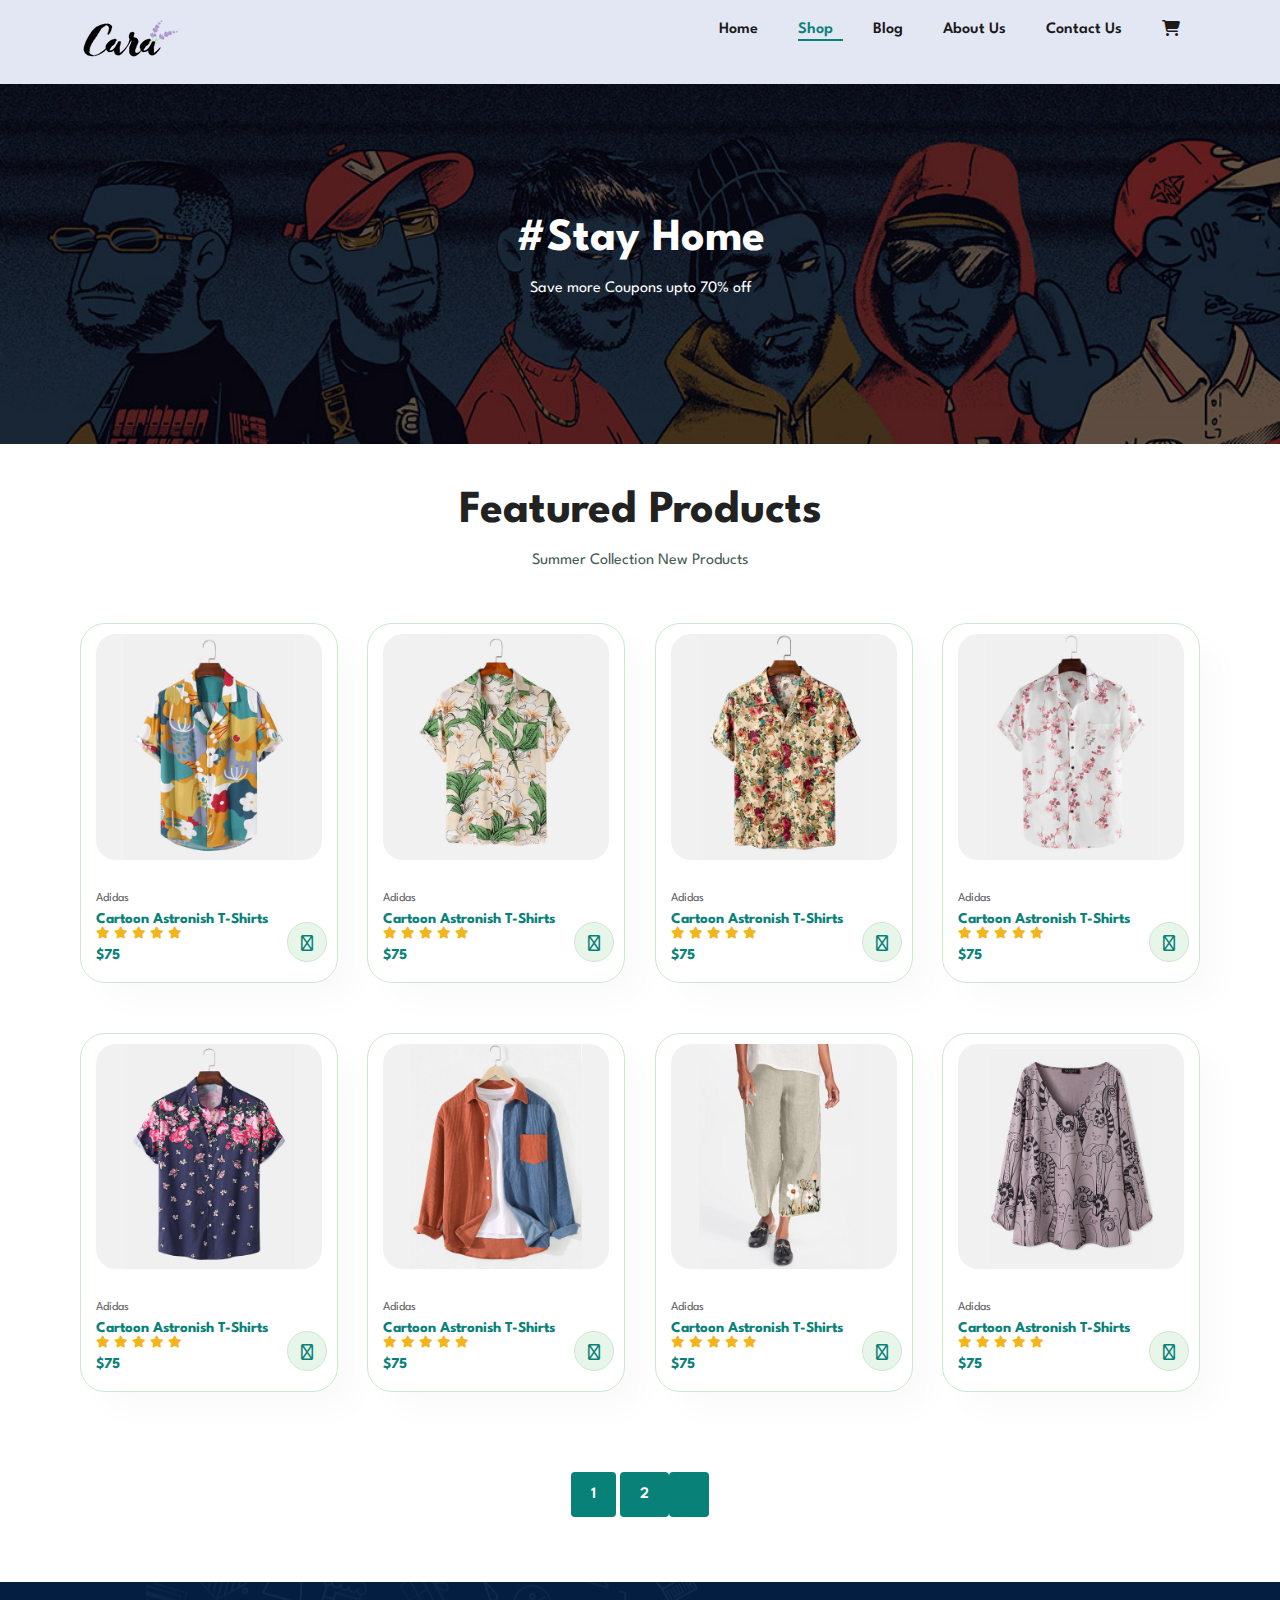
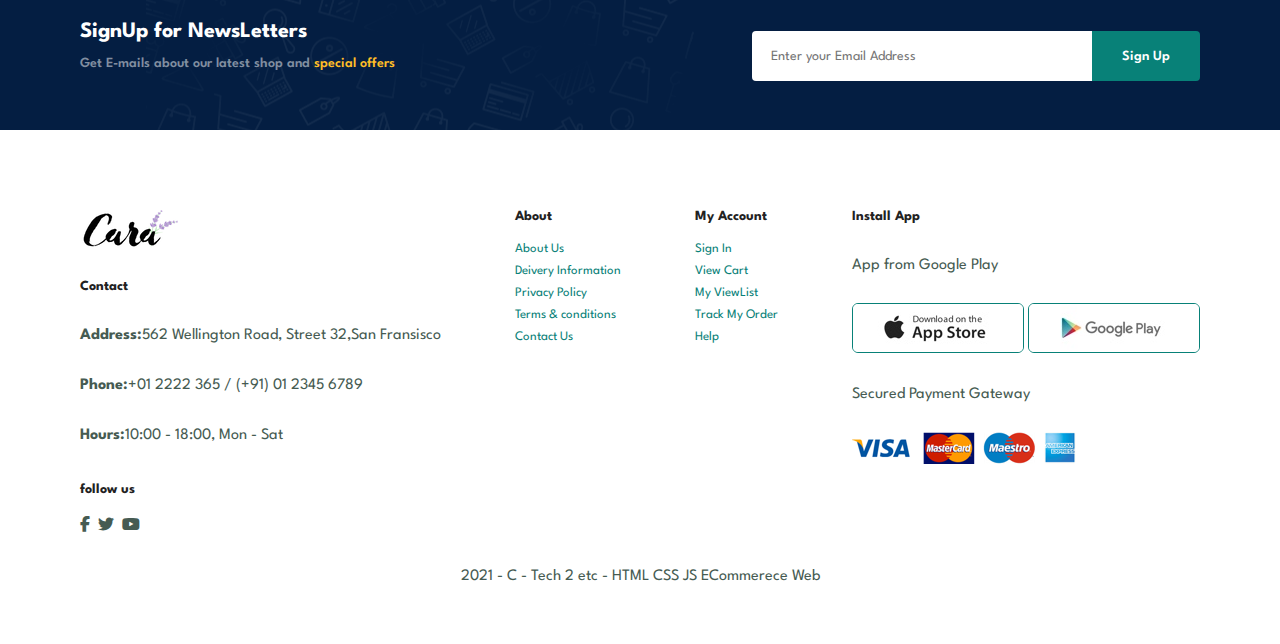
<file: shop.html>
<!DOCTYPE html>
<html lang="en">
<head>
    <meta charset="UTF-8">
    <meta name="viewport" content="width=device-width, initial-scale=1.0">
    <title>Document</title>
    <link rel="stylesheet" href="https://cdnjs.cloudflare.com/ajax/libs/font-awesome/6.5.2/css/all.min.css">
    <link rel="stylesheet" href="style.css">
</head>
<body>
    
    
    <section id="header">
        <a href="#"><img alt="" src="img/logo.png" class="logo"></a>
        <div>
            <ul id="navbar">
                <li><a href="index.html" >Home</a></li>
                <li><a class="active"href="shop.html">Shop </a></li>
                <li><a href="blog.html">Blog</a></li>
                <li><a href="about.html">About Us</a></li>
                <li><a href="contactus.html">Contact Us</a></li>
                <li id="lg-bag"><a href="cart.html"><i class="fa-solid fa-cart-shopping"></i></a></li>
                <a href="#" id="close"><i class="fas fa-times"></i></a>
                
            </ul>
        </div>
        <div id="mobile">
            <a href="cart.html"><i class="fa-solid fa-cart-shopping"></i></a>
            <i id="bar" class="fas fa-outdent"></i>
            

        </div>

    </section>

    <section id="page-header">
        
        <h2>#Stay Home</h2>
        
        <p>Save more Coupons upto 70% off</p>
        
    </section>

    

    <section id="product1" class="section-p1">
        <h2>Featured Products</h2>
        <p> Summer Collection New Products</p>
        <div class="pro-container">
            <div class="pro">
                <img src="img/products/f1.jpg" alt="">
                <div class="des">
                    <span>Adidas</span>
                    <h5> Cartoon Astronish T-Shirts</h5>
                    <div class="star">
                        <i class="fas fa-star"></i>
                        <i class="fas fa-star"></i>
                        <i class="fas fa-star"></i>
                        <i class="fas fa-star"></i>
                        <i class="fas fa-star"></i>
    
                    </div>
                 <h5>$75</h5>
                 
                </div>
              <a href="#"><i class="fa-solid fa-cart-shopping cart"></i></a>
            </div>
     
        
    
        
            <div class="pro">
                <img src="img/products/f2.jpg" alt="">
                <div class="des">
                    <span>Adidas</span>
                    <h5> Cartoon Astronish T-Shirts</h5>
                    <div class="star">
                        <i class="fas fa-star"></i>
                        <i class="fas fa-star"></i>
                        <i class="fas fa-star"></i>
                        <i class="fas fa-star"></i>
                        <i class="fas fa-star"></i>
    
                    </div>
                 <h5>$75</h5>
                 
                </div>
              <a href="#"><i class="fa-solid fa-cart-shopping cart"></i></a>
            </div>
    
        
    
        
            <div class="pro">
                <img src="img/products/f3.jpg" alt="">
                <div class="des">
                    <span>Adidas</span>
                    <h5> Cartoon Astronish T-Shirts</h5>
                    <div class="star">
                        <i class="fas fa-star"></i>
                        <i class="fas fa-star"></i>
                        <i class="fas fa-star"></i>
                        <i class="fas fa-star"></i>
                        <i class="fas fa-star"></i>
    
                    </div>
                 <h5>$75</h5>
                 
                </div>
              <a href="#"><i class="fa-solid fa-cart-shopping cart"></i></a>
            </div>
    
    
    
        
            <div class="pro">
                <img src="img/products/f4.jpg" alt="">
                <div class="des">
                    <span>Adidas</span>
                    <h5> Cartoon Astronish T-Shirts</h5>
                    <div class="star">
                        <i class="fas fa-star"></i>
                        <i class="fas fa-star"></i>
                        <i class="fas fa-star"></i>
                        <i class="fas fa-star"></i>
                        <i class="fas fa-star"></i>
    
                    </div>
                 <h5>$75</h5>
                 
                </div>
              <a href="#"><i class="fa-solid fa-cart-shopping cart"></i></a>
            </div>
    
        
            <div class="pro">
                <img src="img/products/f5.jpg" alt="">
                <div class="des">
                    <span>Adidas</span>
                    <h5> Cartoon Astronish T-Shirts</h5>
                    <div class="star">
                        <i class="fas fa-star"></i>
                        <i class="fas fa-star"></i>
                        <i class="fas fa-star"></i>
                        <i class="fas fa-star"></i>
                        <i class="fas fa-star"></i>
    
                    </div>
                 <h5>$75</h5>
                 
                </div>
              <a href="#"><i class="fa-solid fa-cart-shopping cart"></i></a>
            </div>
    
            <div class="pro">
                <img src="img/products/f6.jpg" alt="">
                <div class="des">
                    <span>Adidas</span>
                    <h5> Cartoon Astronish T-Shirts</h5>
                    <div class="star">
                        <i class="fas fa-star"></i>
                        <i class="fas fa-star"></i>
                        <i class="fas fa-star"></i>
                        <i class="fas fa-star"></i>
                        <i class="fas fa-star"></i>
    
                    </div>
                 <h5>$75</h5>
                 
                </div>
              <a href="#"><i class="fa-solid fa-cart-shopping cart"></i></a>
            </div>
    
            <div class="pro">
                <img src="img/products/f7.jpg" alt="">
                <div class="des">
                    <span>Adidas</span>
                    <h5> Cartoon Astronish T-Shirts</h5>
                    <div class="star">
                        <i class="fas fa-star"></i>
                        <i class="fas fa-star"></i>
                        <i class="fas fa-star"></i>
                        <i class="fas fa-star"></i>
                        <i class="fas fa-star"></i>
    
                    </div>
                 <h5>$75</h5>
                 
                </div>
              <a href="#"><i class="fa-solid fa-cart-shopping cart"></i></a>
            </div>
    
        
            <div class="pro">
                <img src="img/products/f8.jpg" alt="">
                <div class="des">
                    <span>Adidas</span>
                    <h5> Cartoon Astronish T-Shirts</h5>
                    <div class="star">
                        <i class="fas fa-star"></i>
                        <i class="fas fa-star"></i>
                        <i class="fas fa-star"></i>
                        <i class="fas fa-star"></i>
                        <i class="fas fa-star"></i>
    
                    </div>
                 <h5>$75</h5>
                 
                </div>
              <a href="#"><i class="fa-solid fa-cart-shopping cart"></i></a>
            </div>
    
        </div>
    
      </section>

  
<section id="pagination" class="section-p1">
    <a href="#">1</a>
    <a href="#">2</a>
    <a href="#"><i class="fal fa-long-arrow-alt-right"></i></a>
    

</section>
  

  <section id="newsletter" class="section-p1 section-m1">
    <div class="newstext">
        <h4>SignUp for NewsLetters</h4>
        <p>Get E-mails about our latest shop and <span>special offers</span></p>

    </div>

    <div class="form">
        <input type="text" placeholder="Enter your Email Address ">
        <button class="normal">Sign Up</button>

    </div>

  </section>

  <footer class="section-p1">

    <div class="col">
        <img class="logo" src="img/logo.png">
        <h4>Contact</h4>
        <p><strong>Address:</strong>562 Wellington Road, Street 32,San Fransisco </p>
        <p><strong>Phone:</strong>+01 2222 365 / (+91) 01 2345 6789  </p>
        <p><strong>Hours:</strong>10:00 - 18:00, Mon - Sat </p>

        <div class="follow">
            <h4>follow us</h4>
            <div class="icon">
             <i class="fab fa-facebook-f"></i>
             <i class="fab fa-twitter"></i>
             <i class="fab fa-youtube"></i>
             <i class="fab fa-pintrest-p"></i>
            </div>

        </div>
        </div>

        <div class="col">
            <h4>About </h4>
            <a href="#">About Us</a>
            <a href="#">Deivery Information</a>
            <a href="#">Privacy Policy</a>
            <a href="#">Terms & conditions</a>
            <a href="#">Contact Us</a>
            

        </div>

        <div class="col">
            <h4>My Account </h4>
            <a href="#">Sign In</a>
            <a href="#">View Cart</a>
            <a href="#">My ViewList</a>
            <a href="#">Track My Order</a>
            <a href="#">Help</a>
            

        </div>

        <div class="col install">
            <h4>Install App </h4>
            <p>App from Google Play</p>
            <div class="row">
                <img src="img/pay/app.jpg">
                <img src="img/pay/play.jpg">
            </div>
            <p>Secured Payment Gateway</p>
            <img src="img/pay/pay.png">
        </div>
        <div class="copyright">

            <p>2021 - C - Tech 2 etc - HTML CSS JS ECommerece Web</p>

        </div>
    


  </footer>












    <script src="script.js"></script>
</body>
</html>
</file>
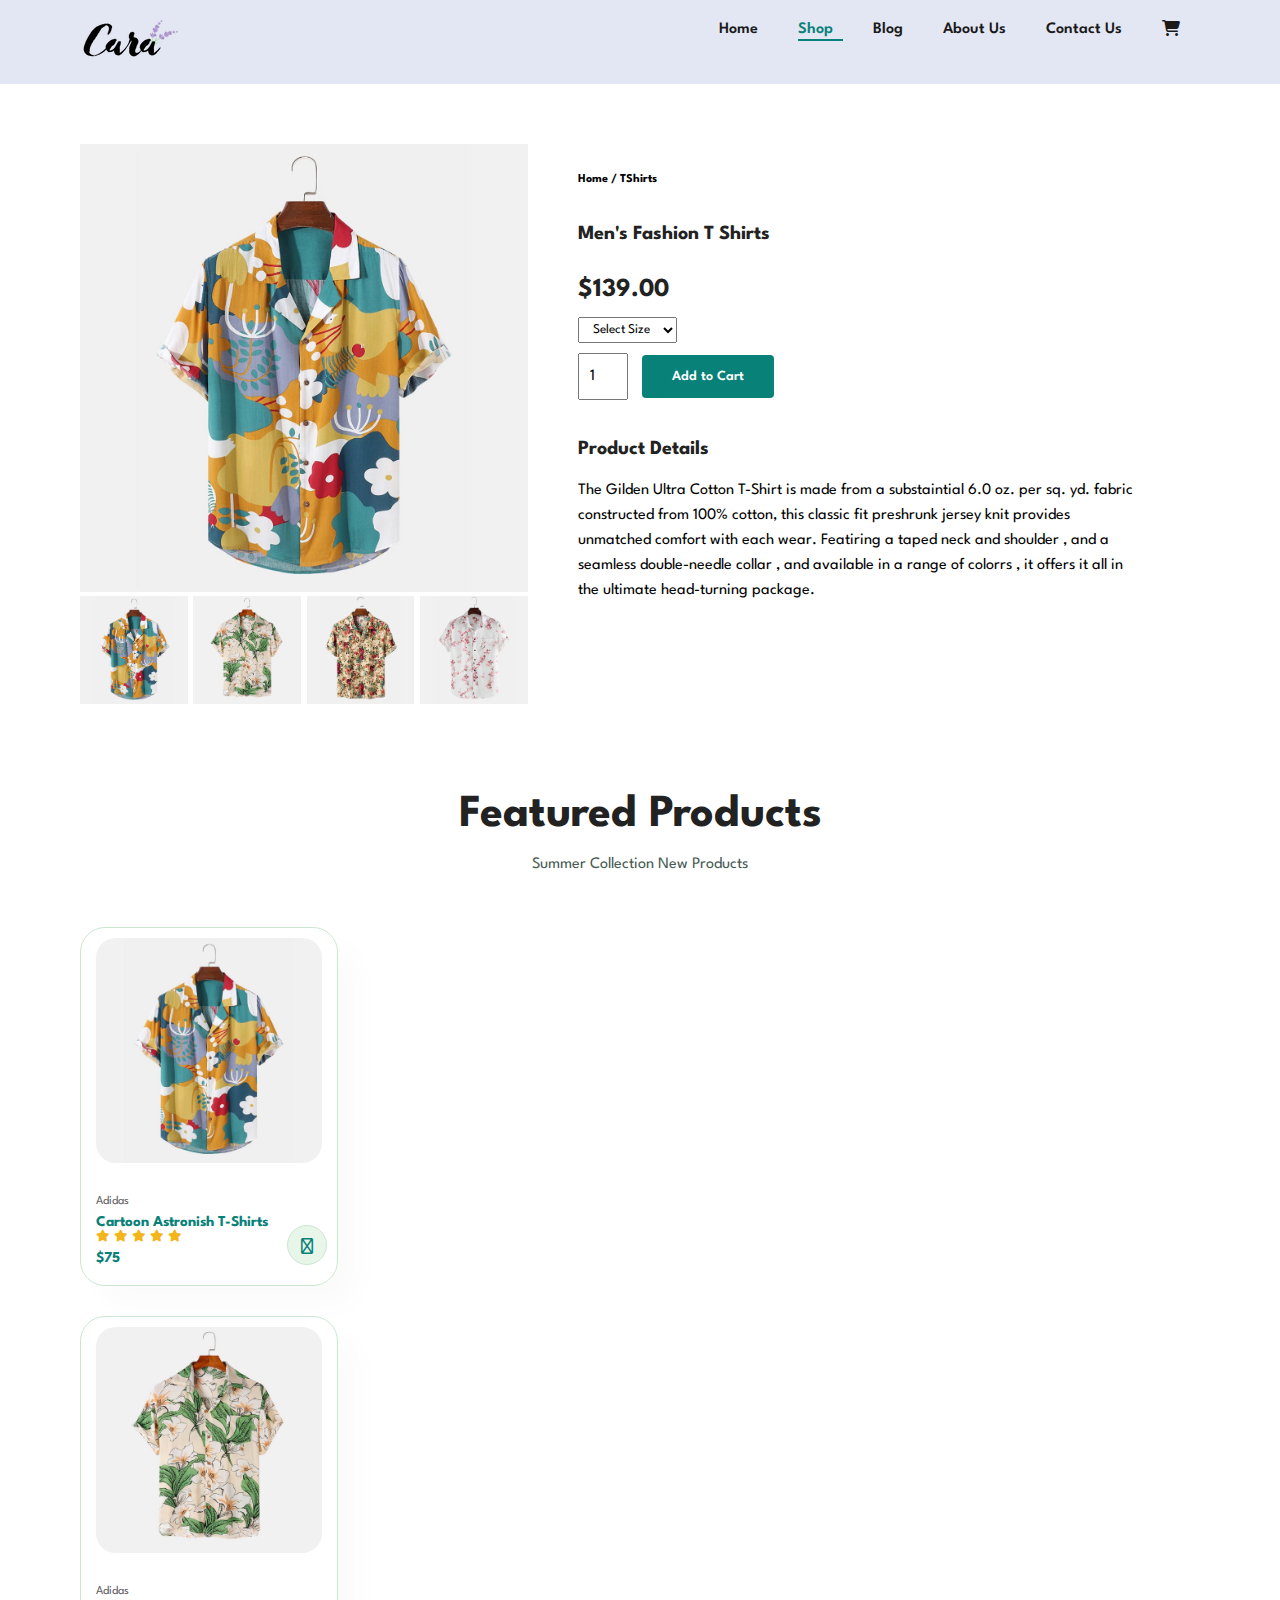
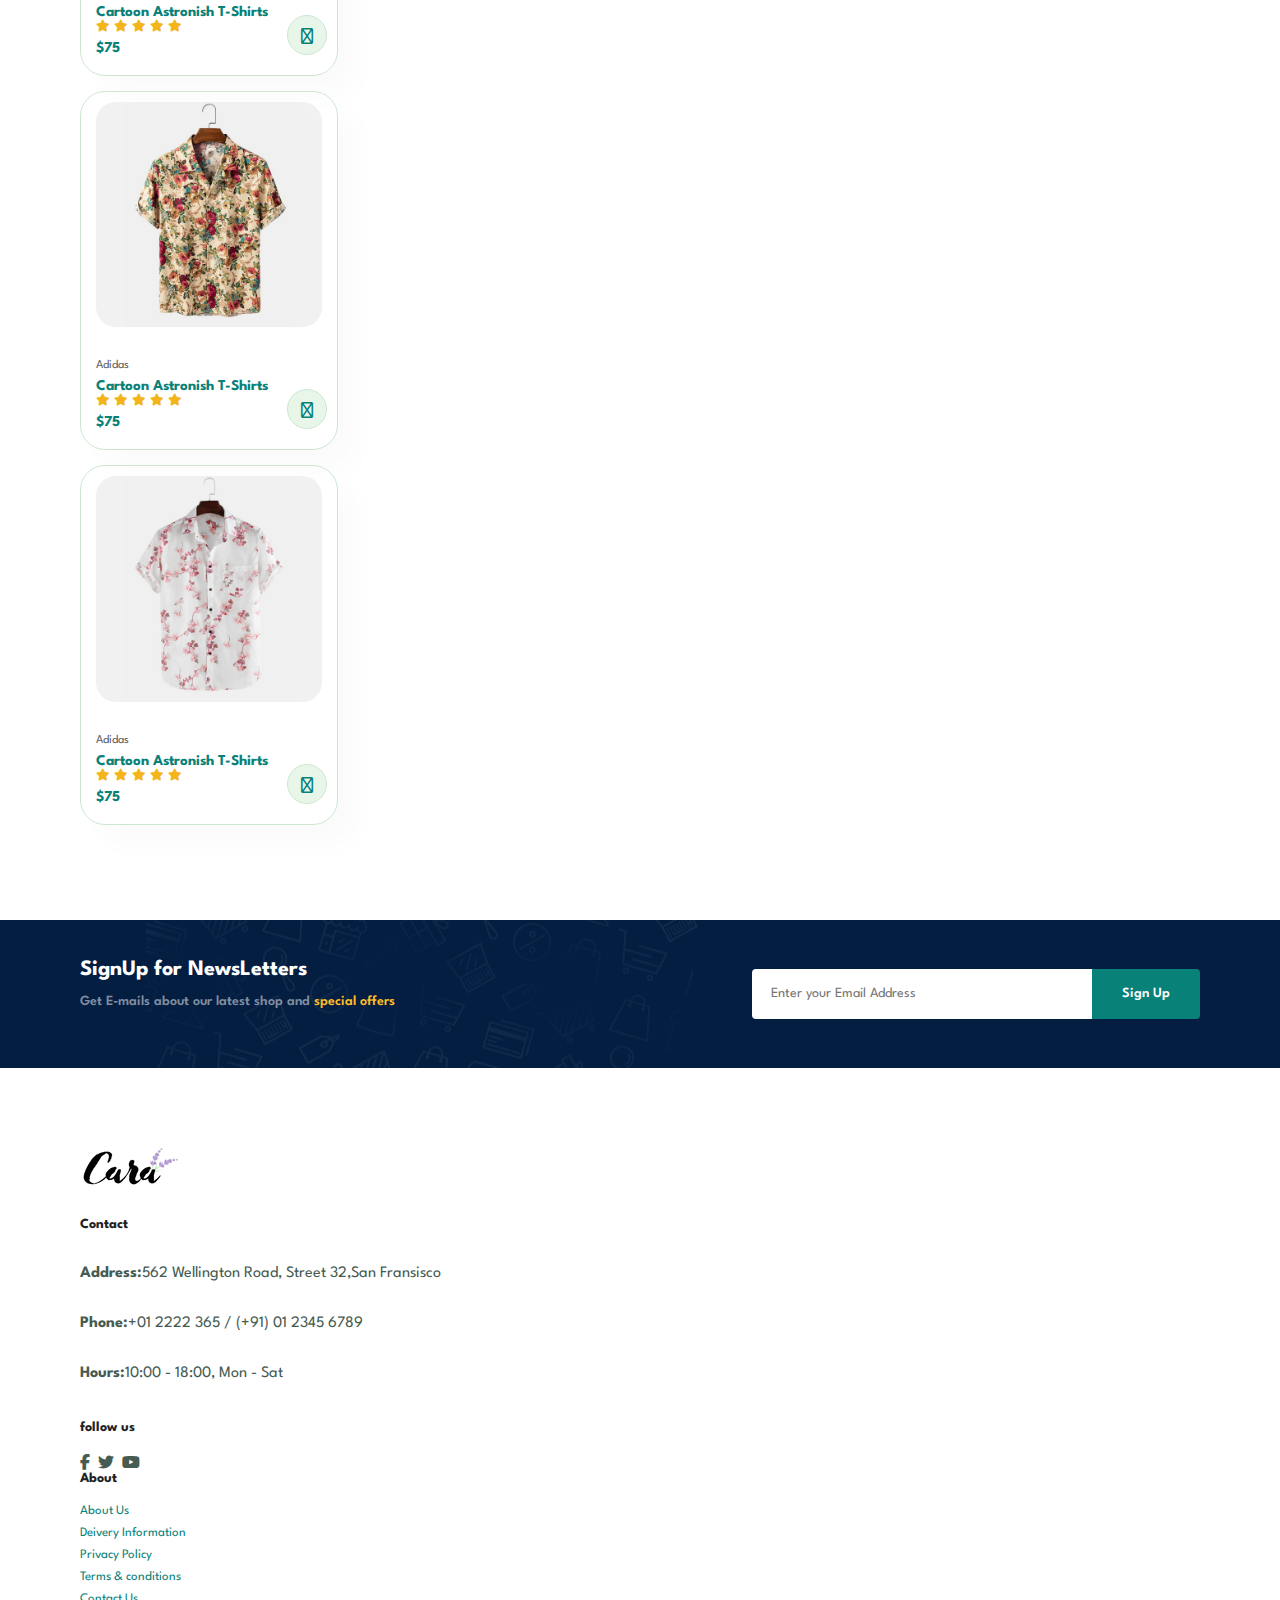
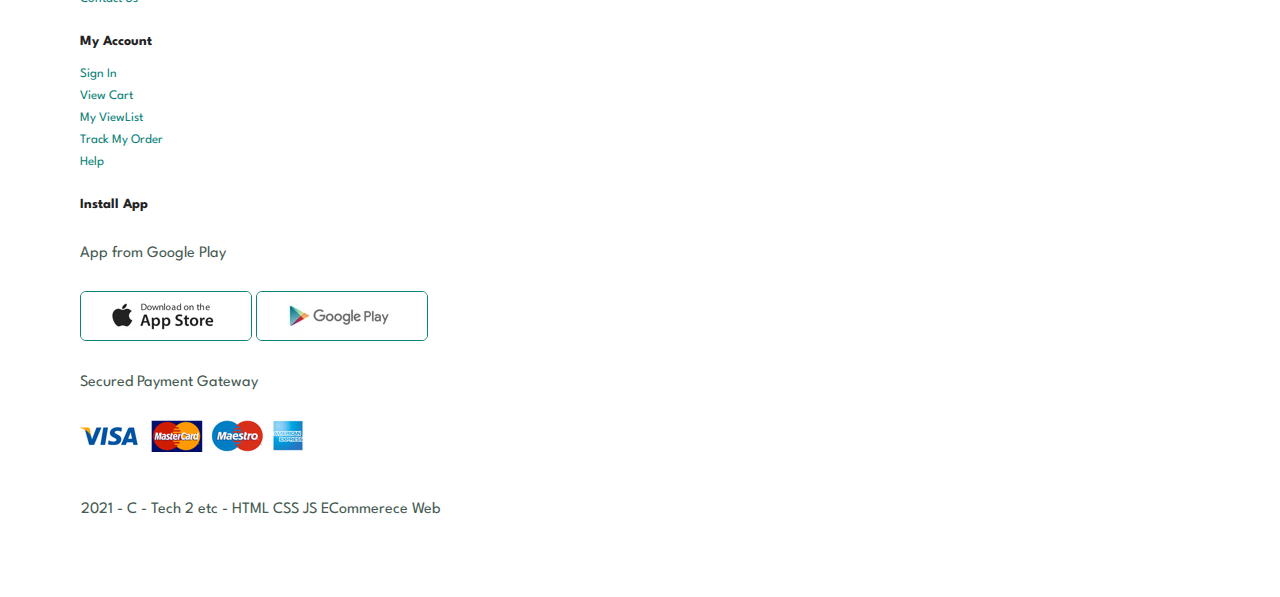
<file: sproduct.html>
<!DOCTYPE html>
<html lang="en">
<head>
    <meta charset="UTF-8">
    <meta name="viewport" content="width=device-width, initial-scale=1.0">
    <title>Document</title>
    <link rel="stylesheet" href="https://cdnjs.cloudflare.com/ajax/libs/font-awesome/6.5.2/css/all.min.css">
    <link rel="stylesheet" href="style.css">
</head>
<body>
    
    
    <section id="header">
        <a href="#"><img alt="" src="img/logo.png" class="logo"></a>
        <div>
            <ul id="navbar">
                <li><a href="index.html" >Home</a></li>
                <li><a class="active"href="shop.html">Shop </a></li>
                <li><a href="blog.html">Blog</a></li>
                <li><a href="aboutus.html">About Us</a></li>
                <li><a href="contactus.html">Contact Us</a></li>
                <li id="lg-bag"><a href="cart.html"><i class="fa-solid fa-cart-shopping"></i></a></li>
                <a href="#" id="close"><i class="fas fa-times"></i></a>
                
            </ul>
        </div>
        <div id="mobile">
            <a href="cart.html"><i class="fa-solid fa-cart-shopping"></i></a>
            <i id="bar" class="fas fa-outdent"></i>
            

        </div>

    </section>

 <section id="prodetails"class="section-p1">
    <div class="single-pro-image">
        <img src="img/products/f1.jpg" width="100%" id="MainImg" alt="">
        <div class="small-img-group">
            <div class="small-img-col">
                <img src="img/products/f1.jpg" width="100%" class="small-img" alt=""> 
            </div>
            <div class="small-img-col">
                <img src="img/products/f2.jpg" width="100%" class="small-img" alt=""> 
            </div>
            <div class="small-img-col">
                <img src="img/products/f3.jpg" width="100%" class="small-img" alt=""> 
            </div>
            <div class="small-img-col">
                <img src="img/products/f4.jpg" width="100%" class="small-img" alt=""> 
            </div>
        </div>
    </div>
    <div class="single-pro-details">
        <h6>Home / TShirts</h6>
        <h4>Men's Fashion T Shirts</h4>
        <h2>$139.00</h2>
        <select>
            <option>Select Size</option>
            <option>Small</option>
            <option>Medium</option>
            <option>Large</option>
            <option>XL</option>
            <option>2XL</option>
        </select>
        <input type="number" value="1">
        <button class="normal">Add to Cart</button>
        <h4>Product Details</h4>
        <span>The Gilden Ultra Cotton T-Shirt is made from a substaintial 6.0 oz. per sq. yd. fabric constructed from 100% cotton, this classic fit preshrunk jersey knit provides unmatched comfort with each wear. Featiring a taped neck and shoulder , and a seamless double-needle collar , and available in a range of colorrs , it offers it all in the ultimate head-turning package.</span>
    </div>

 </section>

 <section id="product1" class="section-p1">
    <h2>Featured Products</h2>
    <p> Summer Collection New Products</p>
    <div class="pro-container">
        <div class="pro">
            <img src="img/products/f1.jpg" alt="">
            <div class="des">
                <span>Adidas</span>
                <h5> Cartoon Astronish T-Shirts</h5>
                <div class="star">
                    <i class="fas fa-star"></i>
                    <i class="fas fa-star"></i>
                    <i class="fas fa-star"></i>
                    <i class="fas fa-star"></i>
                    <i class="fas fa-star"></i>

                </div>
             <h5>$75</h5>
             
            </div>
          <a href="#"><i class="fa-solid fa-cart-shopping cart"></i></a>
        </div>
 
    </div> 

    
        <div class="pro">
            <img src="img/products/f2.jpg" alt="">
            <div class="des">
                <span>Adidas</span>
                <h5> Cartoon Astronish T-Shirts</h5>
                <div class="star">
                    <i class="fas fa-star"></i>
                    <i class="fas fa-star"></i>
                    <i class="fas fa-star"></i>
                    <i class="fas fa-star"></i>
                    <i class="fas fa-star"></i>

                </div>
             <h5>$75</h5>
             
            </div>
          <a href="#"><i class="fa-solid fa-cart-shopping cart"></i></a>
        </div>

    

    
        <div class="pro">
            <img src="img/products/f3.jpg" alt="">
            <div class="des">
                <span>Adidas</span>
                <h5> Cartoon Astronish T-Shirts</h5>
                <div class="star">
                    <i class="fas fa-star"></i>
                    <i class="fas fa-star"></i>
                    <i class="fas fa-star"></i>
                    <i class="fas fa-star"></i>
                    <i class="fas fa-star"></i>

                </div>
             <h5>$75</h5>
             
            </div>
          <a href="#"><i class="fa-solid fa-cart-shopping cart"></i></a>
        </div>



    
        <div class="pro">
            <img src="img/products/f4.jpg" alt="">
            <div class="des">
                <span>Adidas</span>
                <h5> Cartoon Astronish T-Shirts</h5>
                <div class="star">
                    <i class="fas fa-star"></i>
                    <i class="fas fa-star"></i>
                    <i class="fas fa-star"></i>
                    <i class="fas fa-star"></i>
                    <i class="fas fa-star"></i>

                </div>
             <h5>$75</h5>
             
            </div>
          <a href="#"><i class="fa-solid fa-cart-shopping cart"></i></a>
        </div>

    

    </div>

  </section>
  

  <section id="newsletter" class="section-p1 section-m1">
    <div class="newstext">
        <h4>SignUp for NewsLetters</h4>
        <p>Get E-mails about our latest shop and <span>special offers</span></p>

    </div>

    <div class="form">
        <input type="text" placeholder="Enter your Email Address ">
        <button class="normal">Sign Up</button>

    </div>

  </section>

  <footer class="section-p1">

    <div class="col">
        <img class="logo" src="img/logo.png">
        <h4>Contact</h4>
        <p><strong>Address:</strong>562 Wellington Road, Street 32,San Fransisco </p>
        <p><strong>Phone:</strong>+01 2222 365 / (+91) 01 2345 6789  </p>
        <p><strong>Hours:</strong>10:00 - 18:00, Mon - Sat </p>

        <div class="follow">
            <h4>follow us</h4>
            <div class="icon">
             <i class="fab fa-facebook-f"></i>
             <i class="fab fa-twitter"></i>
             <i class="fab fa-youtube"></i>
             <i class="fab fa-pintrest-p"></i>


            </div>

        </div>

        <div class="col">
            <h4>About </h4>
            <a href="#">About Us</a>
            <a href="#">Deivery Information</a>
            <a href="#">Privacy Policy</a>
            <a href="#">Terms & conditions</a>
            <a href="#">Contact Us</a>
            

        </div>

        <div class="col">
            <h4>My Account </h4>
            <a href="#">Sign In</a>
            <a href="#">View Cart</a>
            <a href="#">My ViewList</a>
            <a href="#">Track My Order</a>
            <a href="#">Help</a>
            

        </div>

        <div class="col install">
            <h4>Install App </h4>
            <p>App from Google Play</p>
            <div class="row">
                <img src="img/pay/app.jpg">
                <img src="img/pay/play.jpg">
            </div>
            <p>Secured Payment Gateway</p>
            <img src="img/pay/pay.png">
        </div>
        <div class="copyright">

            <p>2021 - C - Tech 2 etc - HTML CSS JS ECommerece Web</p>

        </div>
    </div>


  </footer>






<script>
    var MainImg = document.getElementById("MainImg")
    var smallimg = document.getElementsByClassName("small-img")

    smallimg[0].onclick = function(){
        MainImg.src = smallimg[0].src;
    }
    smallimg[1].onclick = function(){
        MainImg.src = smallimg[1].src;
    }
    smallimg[2].onclick = function(){
        MainImg.src = smallimg[2].src;
    }
    smallimg[3].onclick = function(){
        MainImg.src = smallimg[3].src;
    }
</script>





    <script src="script.js"></script>
</body>
</html>
</file>
<file: style.css>
@import url("https://fonts.googleapis.com/css2?family=Spartan:wght@100;200;300;400;500;600;700;800;900&display=swap");
* {
  margin: 0;
  padding: 0;
  box-sizing: border-box;
  font-family: "Spartan", sans-serif;
}

html {
  scroll-behavior: smooth;
}

/* Global Styles */

h1 {
  font-size: 50px;
  line-height: 64px;
  color: #222;
}

h2 {
  font-size: 46px;
  line-height: 54px;
  color: #222;
}

h4 {
  font-size: 20px;
  color: #222;
}

h6 {
  font-weight: 700;
  font-size: 12px;
}

p {
  font-size: 16px;
  color: #465b52;
  margin: 15px 0 20px 0;
}

.section-p1 {
  padding: 40px 80px;
}

.section-m1 {
  margin: 40px 0;
}

button.normal {
    font-size: 14px;
    font-weight: 600;
    padding: 15px 30px; 
    color: black;
    background-color: white;
    border-radius: 4px;
    cursor: pointer;
    border: none;
    outline: none; 
    transition: 0.2s;
}

button.white {
    font-size: 13px;
    font-weight: 600;
    padding: 15px 30px; 
    color: white;
    background-color:transparent;
    cursor: pointer;
    border: 1px solid white;
    outline: none; 
    transition: 0.2s;
}
body {
  width: 100%;
}

/* header start */
#header {
  display: flex;
  align-content: center;
  justify-content: space-between;
  padding: 20px 80px;
  background-color: #E3E6F3;
  box-shadow: rgba(0, 0, 0, 0.06);
  z-index: 999;
  position: sticky;
  top: 0;
  left: 0;
}

#navbar {
  display: flex;
  align-items: center;
  justify-content: center;
}

#navbar li {
  list-style: none;
  padding: 0 20px;
  position: relative;
}

#navbar li a {
  text-decoration: none;
  font-size: 16px;
  font-weight: 600;
  color: #1a1a1a;
  transition: 0.3s, ease;
}

#navbar li a:hover,
#navbar li a.active {
  color: #088178;
}

#navbar li a.active::after,
#navbar li a:hover::after {
  content: "";
  width: 60%;
  height: 2px;
  background: #088178;
  position: absolute;
  bottom: -4px;
  left: 20px;
}

#mobile{
    display: none;
    align-items: center;
}

#close{
    display: none;
}

#hero {
  background-image: url("img/hero4.png");
  height: 90vh;
  width: 100%;
  background-size: cover;
  background-position: top 25% right 0%;
  padding: 0 80px;
  display: flex;
  align-items: flex-start;
  flex-direction: column;
  justify-content: flex-start;
}

#hero h4 {
  padding-bottom: 15px;
}

#hero h1 {
  color: #088178;
}

#hero button {
  background-image: url("img/button.png");
  background-color: transparent;
  color: #088178;
  border: 0;
  padding: 14px 80px 14px 65px;
  background-repeat: no-repeat;
  cursor: pointer;
  font-weight: 700;
  font-size: 15px;
}

#feature {
  display: flex;
  align-items: center;
  justify-content: space-between;
  flex-wrap: wrap;
}

#feature .fe-box {
  width: 180px;
  text-align: center;
  padding: 25px 15px;
  box-shadow: 20px 20px 34px rgba(0, 0, 0, 0.03);
  border: 1px solid #cce7d0;
  border-radius: 4px;
  margin: 15px 0;
}

#feature .fe-box:hover {
  box-shadow: 10px 10px 54px rgba(70, 62, 221, 0.01);
}

#feature .fe-box h6 {
  padding: 9px 8px 6px 8px;
  line-height: 1;
  border-radius: 4px;
  color: #088178;
  background-color: #fddde4;
}

#feature .fe-box img {
  width: 100px;
  margin-bottom: 10px;
}

#feature .fe-box:nth-child(2) h6 {
  background-color: #cdebbc;
}

#feature .fe-box:nth-child(3) h6 {
  background-color: #d1e8f2;
}

#feature .fe-box:nth-child(4) h6 {
  background-color: #cdd4f8;
}

#feature .fe-box:nth-child(5) h6 {
  background-color: #f6dbf6;
}

#feature .fe-box:nth-child(6) h6 {
  background-color: #fff2e5;
}

#product1 {
  text-align: center;
}

#product1 .pro-container {
     display: flex;
  flex-wrap: wrap;
  justify-content: space-between;
  gap: 20px;
  padding-top: 20px;
  
}

#product1 .pro { display: flex;
  flex-wrap: wrap;
  justify-content: space-between;
  gap: 20px;
  padding-top: 20px;
  width: 23%;
  min-width: 250px;
  padding: 10px 15px;
  border: 1px solid #cce7d0;
  border-radius: 25px;
  cursor: pointer;
  box-shadow: 20px 20px 30px rgba(0, 0, 0, 0.02);
  margin: 15px 0;
  transition: 0.2s ease;
  position: relative;
}

#product1 .pro:hover {
  box-shadow: 20px 20px 30px rgba(0, 0, 0, 0.06);
}

#product1 .pro img {
  width: 100%;
  border-radius: 20px;
}

#product1 .pro .des {
  text-align: start;
  padding: 10px 0;
}

#product1 .pro .des span {
  color: #606063;
  font-size: 12px;
}

#product1 .pro .des h5 {
  padding-top: 7px;
  color: #1a1a1a;
  font-size: 14px;
}

#product1 .pro .des i {
  font-size: 12px;
  color: rgba(243, 181, 25);
}

#product1 .pro .des h5 {
  padding-top: 7px;
  font-size: 15px;
  font-weight: 700;
  color: #088178;
}

#product1 .pro .cart {
  width: 40px;
  height: 40px;
  line-height: 40px;
  border-radius: 50px;
  background-color: #e8f6ea;
  font-weight: 500;
  color: #088178;
  border: 1px solid #cce7d0;
  position: absolute;
  bottom: 20px;
  right: 10px;
}

#banner {
  display: flex;
  flex-direction: column;
  justify-content: center;
  align-items: center;
  text-align: center;
  background-image: url("img/banner/b2.jpg");
  width: 100%;
  height: 40vh;
  background-size: cover;
  background-position: center;
}

#banner h4 {
  color: #fff;
  font-size: 16px;
}

#banner h2 {
  color: #fff;
  font-size: 30px;
  padding: 10px 0;
}

#banner h2 span {
  color: red;
}

#banner button:hover {
  background: #088178;
  color: #fff;
}

#sm-banner {
  display: flex;
  justify-content: space-between;
  flex-wrap: wrap;
}

#sm-banner .banner-box {
  display: flex;
  flex-direction: column;
  justify-content: center;
  align-items: flex-start;
  background-image: url("img/banner/b17.jpg");
  min-width: 580px;
  height: 50vh;
  background-size: cover;
  background-position: center;
  padding: 30px;
}

#sm-banner h4{
    color: white;
    font-size: 20px;
    font-weight: 300;
}

#sm-banner h2{
    color: white;
    font-size: 28px;
    font-weight: 800;
}

#sm-banner span{
    color: white;
    font-size: 14px;
    font-weight: 500;
    padding-bottom: 15px;
}

#sm-banner .banner-box:hover button{
    background:#088178;
    border: 1px solid #088178;

}

#sm-banner .banner-box2{
    background-image: url("img/banner/b10.jpg");
}

#banner3 .banner-box {
    display: flex;
    flex-direction: column;
    justify-content: center;
    align-items: flex-start;
    background-image: url("img/banner/b7.jpg");
    min-width: 30%;
    height: 30vh;
    background-size: cover;
    background-position: center;
    padding: 20px;
    margin-bottom: 20px;
}

#banner3 h2{
   color: white;
   font-weight:900;
   font-size: 15px;
}

#banner3 {
    display: flex;
    justify-content: space-between;
    flex-wrap: wrap;
    padding:0 80px;
}

#banner3 h3{
    color: #ec544e;
    font-weight: 800;
    font-size: 15px;
}

#banner3 .banner-box2 {
    background-image: url("img/banner/b4.jpg");
}

#banner3 .banner-box3 {
    background-image: url("img/banner/b18.jpg");
}

#newsletter{
    display: flex;
    justify-content: space-between;
    flex-wrap: wrap;
    align-items: center;
    background-image: url("img/banner/b14.png");
    background-repeat: no-repeat;
    background-position: 20% 30%;
    background-color: #041e42;
}

#newsletter h4{
    font-size: 22px; 
    font-weight: 700;
    color: white;
}

#newsletter p {
    font-size: 14px;
    font-weight: 600;
    color: #818ea0;
}

#newsletter p span {
    color: #ffbd27;
}

#newsletter input{
    height: 3.125rem;
    padding: 0 1.25em;
    font-size: 14px;
    width: 100%;
    border:1px solid transparent; 
    border-radius: 4px;
    outline: none;
    border-top-right-radius:0;
    border-bottom-right-radius: 0;

}

#newsletter button{
    background-color: #088178;
    color: white;
    white-space: nowrap;
    border-top-left-radius:0;
    border-bottom-left-radius: 0;
}

#newsletter .form{
    display: flex;
    width: 40%;
}

footer{
    display: flex;
    flex-wrap: wrap;
    justify-content: space-between;
}

footer .col{
    display: flex;
    flex-direction: column;
    align-items: flex-start;
    margin-bottom: 20px;

}

footer .logo{
    margin-bottom: 30px;
}

footer h4{
    font-size: 14px;
    padding-bottom: 20px;
}

footer p {
    font-size: 16px;
    margin-bottom: 0 0 8px 0;

}

footer a{
    font-size: 13px;
    text-decoration: none;
    color: #222;
    margin-bottom: 10px;
}

footer .follow{
    margin-top:20px;
}

footer .follow i{
    color: #465b52;
    padding-right: 4px;
    cursor: pointer;

}

footer .install .row img{
    border: 1px solid #088178;
    border-radius: 6px;
}

footer .install img{
    margin: 10px 0 15px 0;
}

footer .follow i:hover,
footer a{
    color: #088178;
}

footer .copyright{
    width: 100%;
    text-align: center;
}

/* shop page */

#page-header{
    background-image: url("img/banner/b1.jpg");
    width: 100%;
    height: 40vh;
    background-size: cover;
    display: flex;
    justify-content: center;
    text-align: center;
    flex-direction: column;
    padding: 14px;
}

#page-header h2,
#page-header p{
    color: #fff;

}

#pagination{
    text-align: center;
}

#pagination a {
    text-decoration: none;
    background-color: #088178;
    padding: 15px 20px;
    border-radius: 4px;
    color: #fff;
    font-weight: 600;
}

#pagination  a i {
    font-size: 16px;
    font-weight: 600;
}

/* Single Product */

#prodetails{
    display: flex;
    margin-top: 20px;

}

#prodetails .single-pro-image{
    width: 40%;
    margin-right:50px;

}

.small-img-group{
    display: flex;
    justify-content: space-between;

}

.small-img-col{
    flex-basis: 24%;
    cursor: pointer;
}

#prodetails .single-pro-details{
    width: 50%;
    padding-top: 30px;
    
}

#prodetails .single-pro-details h4{
    padding: 40px 0 20px 0;
}

#prodetails .single-pro-details h2{
    font-size: 26px;

}

#prodetails .single-pro-details select{
    display: block;
    padding: 5px 10px;
    margin-bottom: 10px;
}

#prodetails .single-pro-details input{
    width: 50px;
    height: 47px;
    padding-left: 10px;
    font-size: 16px;
    margin-right: 10px;
}

#prodetails .single-pro-details input:focus{
    outline: none;

}

#prodetails .single-pro-details button{
    background: #088178;
    color: #fff;
}

#prodetails .single-pro-details span{
    line-height: 25px;


}

/*Blog Page*/
#page-header.blog-header{
    background-image: url("img/banner/b19.jpg");


}

#blog{
    padding: 150px 150px 0 150px;
}
#blog .blog-box{
    position: relative;
    display: flex;
    align-items: center;
    width: 100%;
    padding-bottom:90px;

}
#blog .blog-img{
    width: 50%;
    margin-right: 40px;
}
#blog img{
    width: 100%;
    height: 300px;
    object-fit: cover;

}

#blog .blog-details{
    width: 50%;
    
}
#blog .blog-details a{
    position: relative;
    text-decoration: none; 
    font-size: 11px;
    color: #000;
    font-weight: 700;
    transition: 0.3s;

}
#blog .blog-details a::after{
    content: "";
    width: 50px;
    height: 1px;
    background-color: #000;
    position: absolute;
    top: 4px;
    right: -60px;
}
#blog .blog-details a:hover{
    color:#088178;

}
#blog .blog-details a:hover::after{
    background-color: #088178;

}
#blog .blog-box h1{
    position: absolute;
    top: -40px;
    left: 0;
    font-size: 70px;
    font-weight: 700;
    color: #c9cbce;
    z-index: -9;

}

/*About Page*/

#page-header.about-header{
    background-image: url("img/about/banner.png");
    
}


#about-head{
    display: flex;
    align-items: center;
}



#about-head img{
    width: 50%;
    height: auto;

}

#about-head div{
    padding-left: 40px;
}

#about-app{
    text-align: center;
}

#about-app .video{
    width: 70%;
    height: 100%;
    margin: 30px auto 0 auto;

}

#about-app .video video{
    width: 100%;
    height: 100%;
    border-radius: 20px;
}


/*Contact Us*/
#contact-details{
    display: flex;
    align-items: center;
    justify-content: space-between;
}

#contact-details .details{
    width: 40%;
}

#contact-details .details span,
#form-details form span{
    font-size:12px;
}

#contact-details .details h2,
#form-details form h2{
    font-size: 26px;
    line-height: 35px;
    padding: 20px 0;
}

#contact-details .details h3{
    font-size: 16px;
    padding-bottom:15px;
}

#contact-details .details li{
    list-style: none;
    display: flex;
    padding: 10px 0;
}

#contact-details .details li i{
    font-size: 14px;
    padding-right: 22px;
}

#contact-details .details li p{
    margin: 0;
    font-size: 14px;
}

#contact-details .map{
    width: 55%;
    height: 400px;
}

#contact-details .map iframe{
    width: 100%;
    height: 100%;
}
#form-details{
    display: flex;
    justify-content: space-between;
    margin: 30px;
    padding: 80px;
    border: 1px solid #e1e1e1;
}

#form-details form{
    width: 65%;
    display: flex;
    flex-direction: column;
    align-items:flex-start;
}

#form-details form input,
#form-details form textarea{
   width: 100%;
   padding: 12px 15px;
   outline: none;
   margin-bottom: 20px;
   border: 1px solid #e1e1e1 ; 
}

#form-details form button{
    background-color: #088178;
    color: #fff;
}

#form-details .people div{
    padding-bottom: 25px;
    display: flex;
    align-items: flex-start;
}

#form-details .people div img{
    width: 65px;
    height: 65px;
    object-fit: cover;
    margin-right: 15px;

}

#form-details .people div p{
    margin: 0;
    font-size: 13px;
    line-height: 25px;
}

#form-details .people div p span{
    display: block;
    font-size: 16px;
    font-weight: 600;
    color: #000;

}

/*Cart Page*/
#cart{
    overflow: auto;
}
#cart table{
    width: 100%;
    border-collapse: collapse;
    table-layout: fixed;
    white-space: nowrap;
}

#cart table img{
    width: 70px;
}

#cart table td:nth-child(1){
    width: 100px;
    text-align: center;
}

#cart table td:nth-child(2){
    width: 150px;
    text-align: center;
}

#cart table td:nth-child(3){
    width: 250px;
    text-align: center;
}

#cart table td:nth-child(4),
#cart table td:nth-child(5),
#cart table td:nth-child(6){
    width: 150px;
    text-align: center;
}

#cart table td:nth-child(5) input{
    width: 70px;
    padding: 10px 5px 10px 15px;
}

#cart table thead{
    border: 1px solid #e2e9e1;
    border-left: none;
    border-right: none;
}

#cart table thead td{
    font-weight: 700;
    text-transform: uppercase;
    font-size: 13px;
    padding: 18px 0;
}

#cart table tbody tr td{
    padding-top: 15px;
}

#cart table tbody tr {
  font-size: 13px;
}

#cart-add{
    display: flex;
    flex-wrap: wrap;
    justify-content: space-between;
}

#coupon{
    width: 50%;
    margin-bottom: 30px;
}

#coupon h3,
#subtotal h3{
   padding-bottom: 15px; 
}

#coupon input{
    padding: 10px 20px;
    outline: none;
    width: 60%;
    margin-right:10px;
    border: 1px solid #e2e9e1;
}

#coupon button,
#subtotal button{
    background-color: #088178;
    color: #fff;
    padding: 12px 20px;
}

#subtotal{
    width: 50%;
    margin-bottom: 30px;
    border: 1px solid #e2e9e1;
    padding: 30px;
}

#subtotal table{
    border-collapse: collapse;
    width: 100%;
    margin-bottom: 20px;
}

#subtotal table td{
    width: 50%;
    border: 1px solid #e2e9e1;
    padding: 10px;
    font-size: 13px;
}





/*Media Query*/
@media (max-width:799px) {
    .section-p1{
        padding: 40px 40px;
    }
    #navbar{
      display: flex;
      flex-direction: column;
      align-items: flex-start;
      justify-content: flex-start;
      position: fixed;
      top:0; 
      right:-300px;
      height: 100vh;
      width:300px;
      background-color: #E3E6F3;
      box-shadow: 0 40px 60px rgba(0,0,0,0.1);
      padding: 80px 0 0 10px;
      transition: 0.3s;
    }

    #navbar li{
        margin-bottom: 25px;
    }

    #navbar.active{
        right: 0px;
    }

    #mobile{
        display: flex;
        align-items: center;
    }

    #mobile i{
        color: #1a1a1a;
        font-size: 24px;
        padding-left: 20px;
    }

    #close{
        display: initial;
        position: absolute;
        top: 30px;
        left: 30px;
        color: #222;
        font-size: 24px;
    }

    #lg-bag{
        display: none;
    }

    #hero {
        
        height: 70vh;
        padding: 0 80px;
        background-position: top 30% right 30%;
            }

            #feature {
                justify-content: center;
            }
            #feature .fe-box{
                margin: 15px 15px;
            }

            #product1 .pro-container{
                justify-content: center;
            }
            #product1 .pro {
                margin: 15px;
            }
            #banner{
                height: 20vh;
            }
            #sm-banner .banner-box{
                min-width: 100%;
                height: 30vh; 
            }
            #banner3 {
                padding: 0 40px;
            }
            #banner3 .banner-box{
                width: 28%;
            }
            #newsletter .form{
               width: 70%; 
            }

            /* Contact Us Page*/
          #form-details{
            padding: 40px;
          }

          #form-details form{
            width: 50%;
          }

    
}

@media (max-width: 477px){

    .section-p1{
        padding: 20px;
    }
    #header{
        padding: 10px 30px;
    }
    #hero{
        padding: 0 20px;
        background-position: 55%;
    }

    h1{
        font-size: 38px;
    }
    h2{
        font-size: 32px;
    }
    #feature{
        justify-content: space-between;
    }
    
    #feature .fe-box{
        width: 155px;
        margin: 0 0 15px 0;
    }
    #product1 .pro{
        width: 100%;
    }
    #banner{
        height: 40vh;
    }
    #sm-banner .banner-box{
        height: 40vh;
    }
    #smbanner .banner-box2{
        margin-top: 20px;
    }
    #banner3{
        padding: 0 20px;
    }
    #banner3 .banner-box{
        width: 100%;
    }
    #newsletter{
        padding: 40px 20px;
    }
    #newsletter .form{
        width: 100%;
    }
    footer .copyright{
        text-align: start;
    }

    /* Single Product */
    #prodetails{
        display: flex;
        flex-direction: column;
    }
    #prodetails .single-pro-image{
        width: 100%;
        margin-right: 0px;
    }
    #prodetails .single-pro-details{
        width: 100%;
    }

    /*Blog*/
    #blog{
        padding: 100px 20px 0 20px;
    }
    #blog .blog-box{
        display: flex;
        flex-direction: row;
        align-items: flex-start;
        width: 100%;
        position: relative;
        padding-bottom: 90px;
    }
    #blog .blog-img{
        width: 50%;
        margin-right: 0px;
        margin-bottom: 30px;
    }
    #blog .blog-details{
        width: 100%;
    }

    /*About */
    #about-head{ 
        flex-direction: column;
    }
    #about-head img{
        width: 100%;
        margin-bottom: 20px;
    }
    #about-head div{
        padding-left: 0px;
    }
    #about-app .video{
        width: 100%;
    }

    /* Contact Us Page */
    #contact-details{
        flex-direction: column;
    }

    #contact-details .details{
        width: 100%;
        margin-bottom: 30px;
    }
    #contact-details .map{
        width: 100%;
        height: 400px;
    }
    #form-details{
        margin: 10px;
        padding: 30px 10px;
        flex-wrap: wrap;
    }
    #form-details form{
        width: 100%;
        margin-bottom: 30px;
    }

    /* Cart Page */
    #cart-add{
        flex-direction: column;
    }

    #coupon {
        width: 100%;
    }

    #subtota{
        width: 100%;
        padding: 20px;
    }
       

    







    
}
</file>
